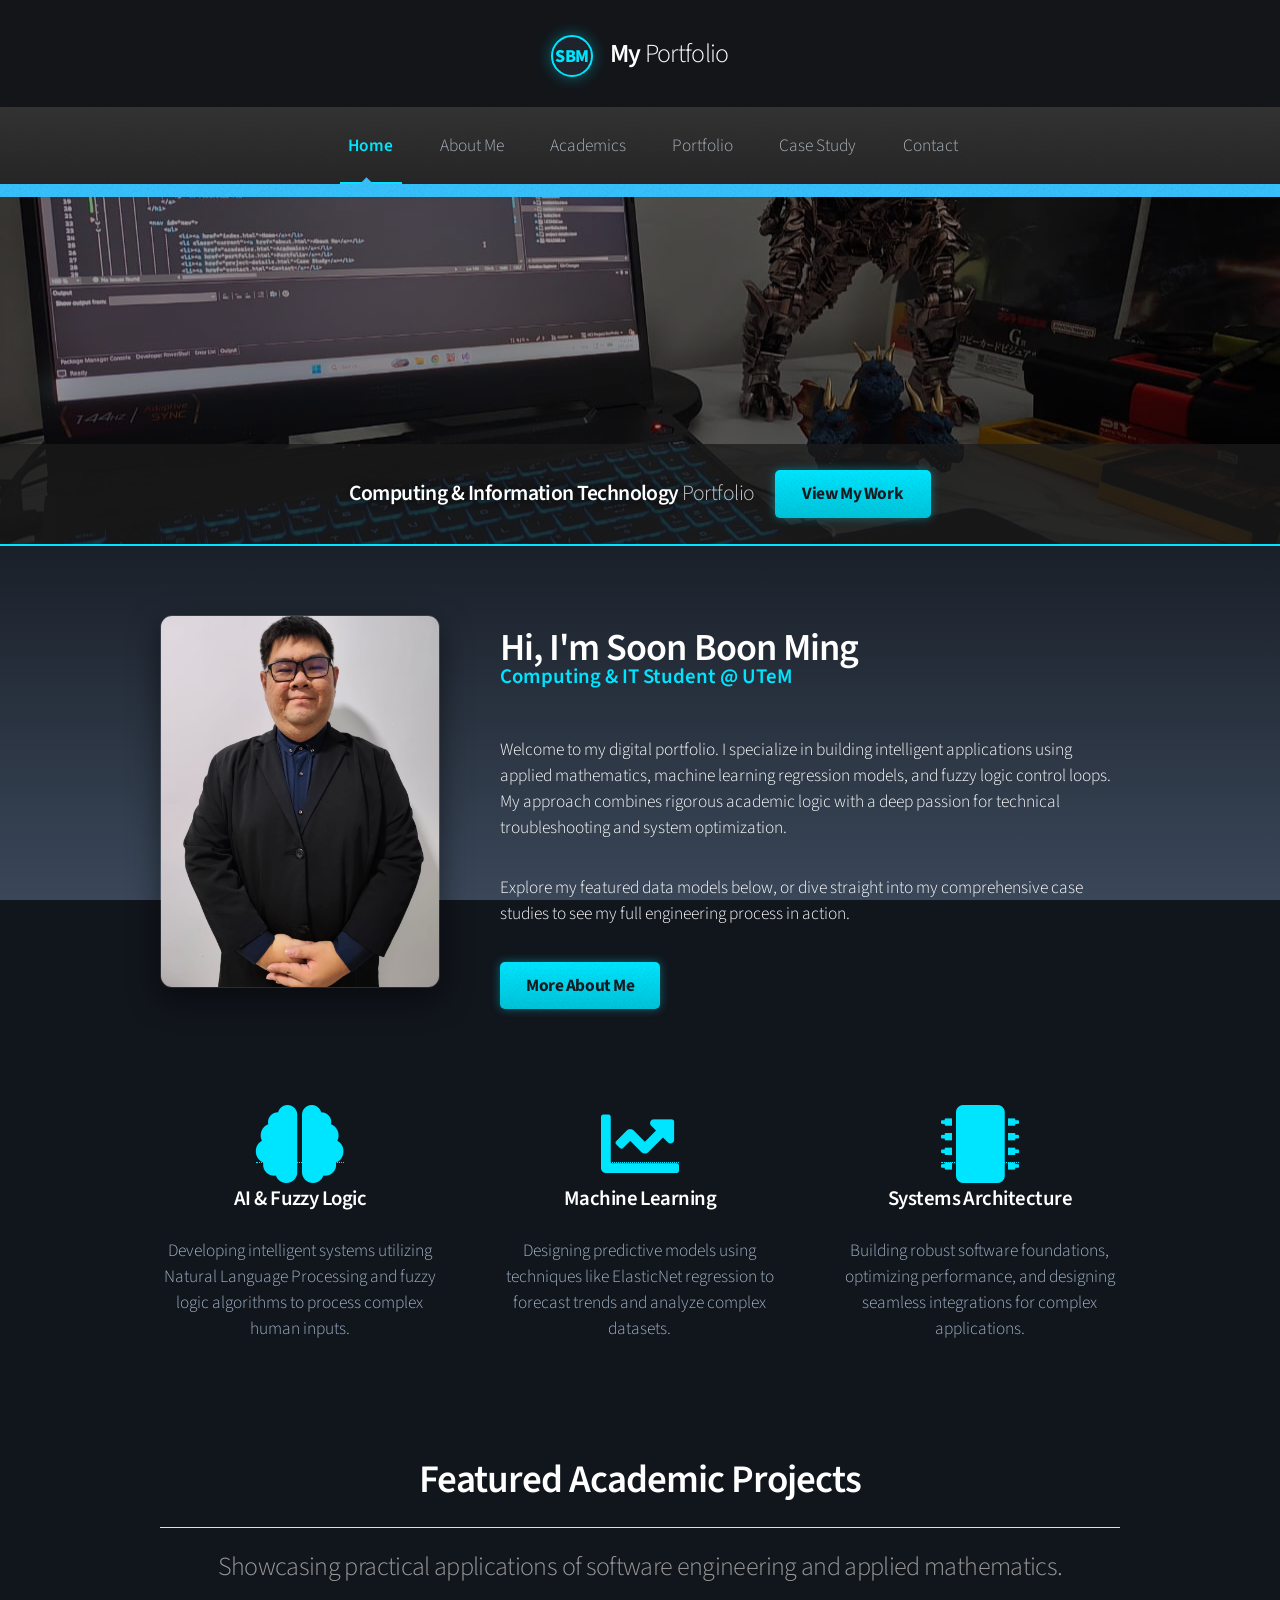
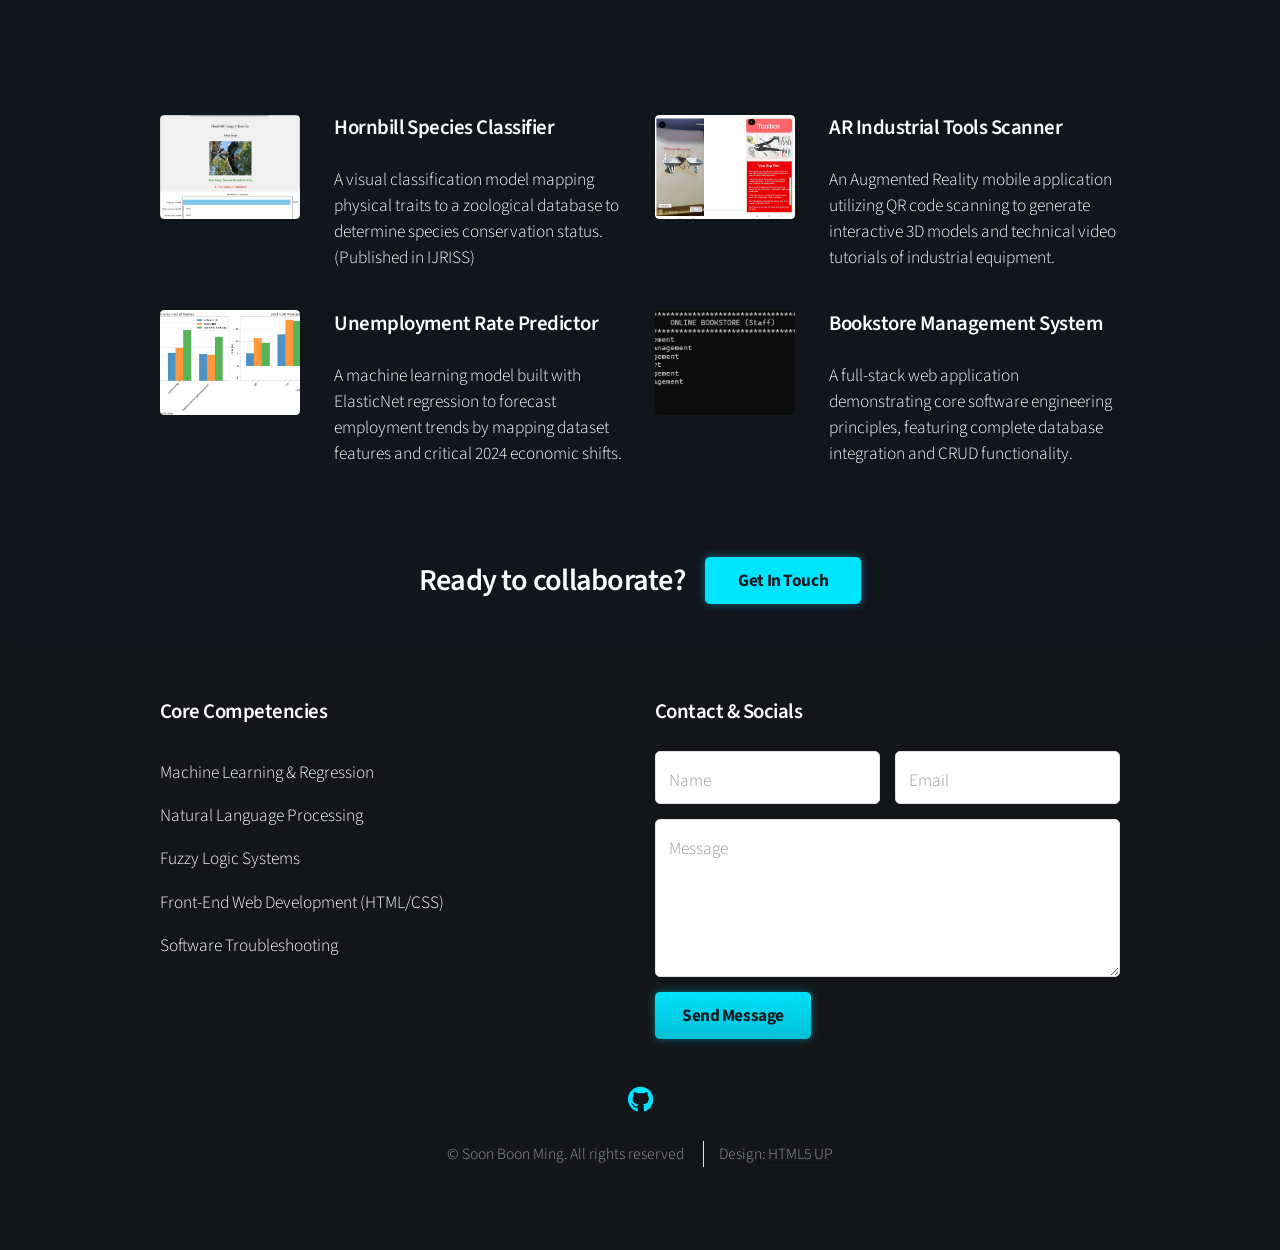
<file: index.html>
<!DOCTYPE HTML>
<html>
<head>
	<title>My Portfolio | Computing & IT</title>
	<meta charset="utf-8" />
	<meta name="viewport" content="width=device-width, initial-scale=1, user-scalable=no" />
	<link rel="stylesheet" href="assets/css/main.css" />
</head>
<body class="is-preload">
	<div id="page-wrapper">

		<div id="header">

			<h1>
				<a href="index.html" id="logo">
					<span class="logo-badge">SBM</span>
					My <em>Portfolio</em>
				</a>
			</h1>

			<nav id="nav">
				<ul>
					<li class="current"><a href="index.html">Home</a></li>
					<li><a href="about.html">About Me</a></li>
					<li><a href="academics.html">Academics</a></li>
					<li><a href="portfolio.html">Portfolio</a></li>
					<li><a href="project-details.html">Case Study</a></li>
					<li><a href="contact.html">Contact</a></li>
				</ul>
			</nav>

		</div>

		<section id="banner">
			<header>
				<h2 style="color: #ffffff; text-shadow: 0 0 10px rgba(0,0,0,0.8);">Computing & Information Technology <em>Portfolio</em></h2>
				<a href="portfolio.html" class="button" style="box-shadow: 0 0 15px rgba(0, 229, 255, 0.4);">View My Work</a>
			</header>
		</section>

		<section class="wrapper style1" style="padding: 4em 0 2em 0;">
			<div class="container">
				<div class="row gtr-200">

					<div class="col-4 col-12-narrower">
						<div style="text-align: center;">
							<img src="images/selfie.jpg" alt="My Profile Picture" style="width: 100%; max-width: 280px; border-radius: 12px; box-shadow: 0 10px 30px rgba(0,0,0,0.5); border: 1px solid rgba(255,255,255,0.1);" />
						</div>
					</div>

					<div class="col-8 col-12-narrower">
						<header style="margin-bottom: 1.5em;">
							<h2 style="font-size: 2.2em; margin-bottom: 0.2em;">Hi, I'm Soon Boon Ming</h2>
							<p style="color: #00E5FF; font-size: 1.2em; font-weight: 600;">Computing & IT Student @ UTeM</p>
						</header>
						<p>Welcome to my digital portfolio. I specialize in building intelligent applications using applied mathematics, machine learning regression models, and fuzzy logic control loops. My approach combines rigorous academic logic with a deep passion for technical troubleshooting and system optimization.</p>
						<p>Explore my featured data models below, or dive straight into my comprehensive case studies to see my full engineering process in action.</p>
						<ul class="actions">
							<li><a href="about.html" class="button alt">More About Me</a></li>
						</ul>
					</div>

				</div>
			</div>
		</section>

		<section class="wrapper style1">
			<div class="container">
				<div class="row gtr-200">
					<section class="col-4 col-12-narrower">
						<div class="box highlight">
							<a href="project-details.html" class="icon solid fa-brain"><span class="label">AI</span></a>
							<h3>AI & Fuzzy Logic</h3>
							<p>Developing intelligent systems utilizing Natural Language Processing and fuzzy logic algorithms to process complex human inputs.</p>
						</div>
					</section>
					<section class="col-4 col-12-narrower">
						<div class="box highlight">
							<a href="portfolio.html" class="icon solid fa-chart-line"><span class="label">Data</span></a>
							<h3>Machine Learning</h3>
							<p>Designing predictive models using techniques like ElasticNet regression to forecast trends and analyze complex datasets.</p>
						</div>
					</section>
					<section class="col-4 col-12-narrower">
						<div class="box highlight">
							<a href="academics.html" class="icon solid fa-microchip"><span class="label">Systems</span></a>
							<h3>Systems Architecture</h3>
							<p>Building robust software foundations, optimizing performance, and designing seamless integrations for complex applications.</p>
						</div>
					</section>
				</div>
			</div>
		</section>

		<section class="wrapper style2">
			<div class="container">
				<header class="major">
					<h2>Featured Academic Projects</h2>
					<p>Showcasing practical applications of software engineering and applied mathematics.</p>
				</header>
			</div>
		</section>

		<section class="wrapper style1">
			<div class="container">
				<div class="row">
					<section class="col-6 col-12-narrower">
						<div class="box post">
							<a href="project-details.html" class="image left"><img src="images/pic01.jpg" alt="Hornbill AI Interface" /></a>
							<div class="inner">
								<h3>Hornbill Species Classifier</h3>
								<p>A visual classification model mapping physical traits to a zoological database to determine species conservation status. (Published in IJRISS)</p>
							</div>
						</div>
					</section>
					<section class="col-6 col-12-narrower">
						<div class="box post">
							<a href="portfolio.html" class="image left"><img src="images/pic02.jpg" alt="AR App Interface" /></a>
							<div class="inner">
								<h3>AR Industrial Tools Scanner</h3>
								<p>An Augmented Reality mobile application utilizing QR code scanning to generate interactive 3D models and technical video tutorials of industrial equipment.</p>
							</div>
						</div>
					</section>
				</div>
				<div class="row">
					<section class="col-6 col-12-narrower">
						<div class="box post">
							<a href="portfolio.html" class="image left"><img src="images/pic03.jpg" alt="Data Regression Graph" /></a>
							<div class="inner">
								<h3>Unemployment Rate Predictor</h3>
								<p>A machine learning model built with ElasticNet regression to forecast employment trends by mapping dataset features and critical 2024 economic shifts.</p>
							</div>
						</div>
					</section>
					<section class="col-6 col-12-narrower">
						<div class="box post">
							<a href="portfolio.html" class="image left"><img src="images/pic04.jpg" alt="Bookstore UI" /></a>
							<div class="inner">
								<h3>Bookstore Management System</h3>
								<p>A full-stack web application demonstrating core software engineering principles, featuring complete database integration and CRUD functionality.</p>
							</div>
						</div>
					</section>
				</div>
			</div>
		</section>

		<section id="cta" class="wrapper style3">
			<div class="container">
				<header>
					<h2>Ready to collaborate?</h2>
					<a href="contact.html" class="button">Get In Touch</a>
				</header>
			</div>
		</section>

		<div id="footer">
			<div class="container">
				<div class="row">
					<section class="col-6 col-12-narrower">
						<h3>Core Competencies</h3>
						<ul class="links">
							<li>Machine Learning & Regression</li>
							<li>Natural Language Processing</li>
							<li>Fuzzy Logic Systems</li>
							<li>Front-End Web Development (HTML/CSS)</li>
							<li>Software Troubleshooting</li>
						</ul>
					</section>
					<section class="col-6 col-12-narrower">
						<h3>Contact & Socials</h3>
						<form action="https://formspree.io/f/xlgkkjrn" method="POST">
							<div class="row gtr-50">
								<div class="col-6 col-12-mobilep">
									<input type="text" name="name" id="name" placeholder="Name" />
								</div>
								<div class="col-6 col-12-mobilep">
									<input type="email" name="email" id="email" placeholder="Email" />
								</div>
								<div class="col-12">
									<textarea name="message" id="message" placeholder="Message" rows="5"></textarea>
								</div>
								<div class="col-12">
									<ul class="actions">
										<li><input type="submit" class="button alt" value="Send Message" /></li>
									</ul>
								</div>
							</div>
						</form>
					</section>
				</div>
			</div>

			<ul class="icons">
				<li><a href="https://github.com/Dragoonjack" target="_blank" class="icon brands fa-github"><span class="label">GitHub</span></a></li>
			</ul>

			<div class="copyright">
				<ul class="menu">
					<li>&copy; Soon Boon Ming. All rights reserved</li>
					<li>Design: <a href="http://html5up.net">HTML5 UP</a></li>
				</ul>
			</div>

		</div>

	</div>

	<a href="#page-wrapper" class="back-to-top" title="Back to Top">
		<i class="icon solid fa-arrow-up"></i>
	</a>

	<script src="assets/js/jquery.min.js"></script>
	<script src="assets/js/jquery.dropotron.min.js"></script>
	<script src="assets/js/browser.min.js"></script>
	<script src="assets/js/breakpoints.min.js"></script>
	<script src="assets/js/util.js"></script>
	<script src="assets/js/main.js"></script>

</body>
</html>
</file>
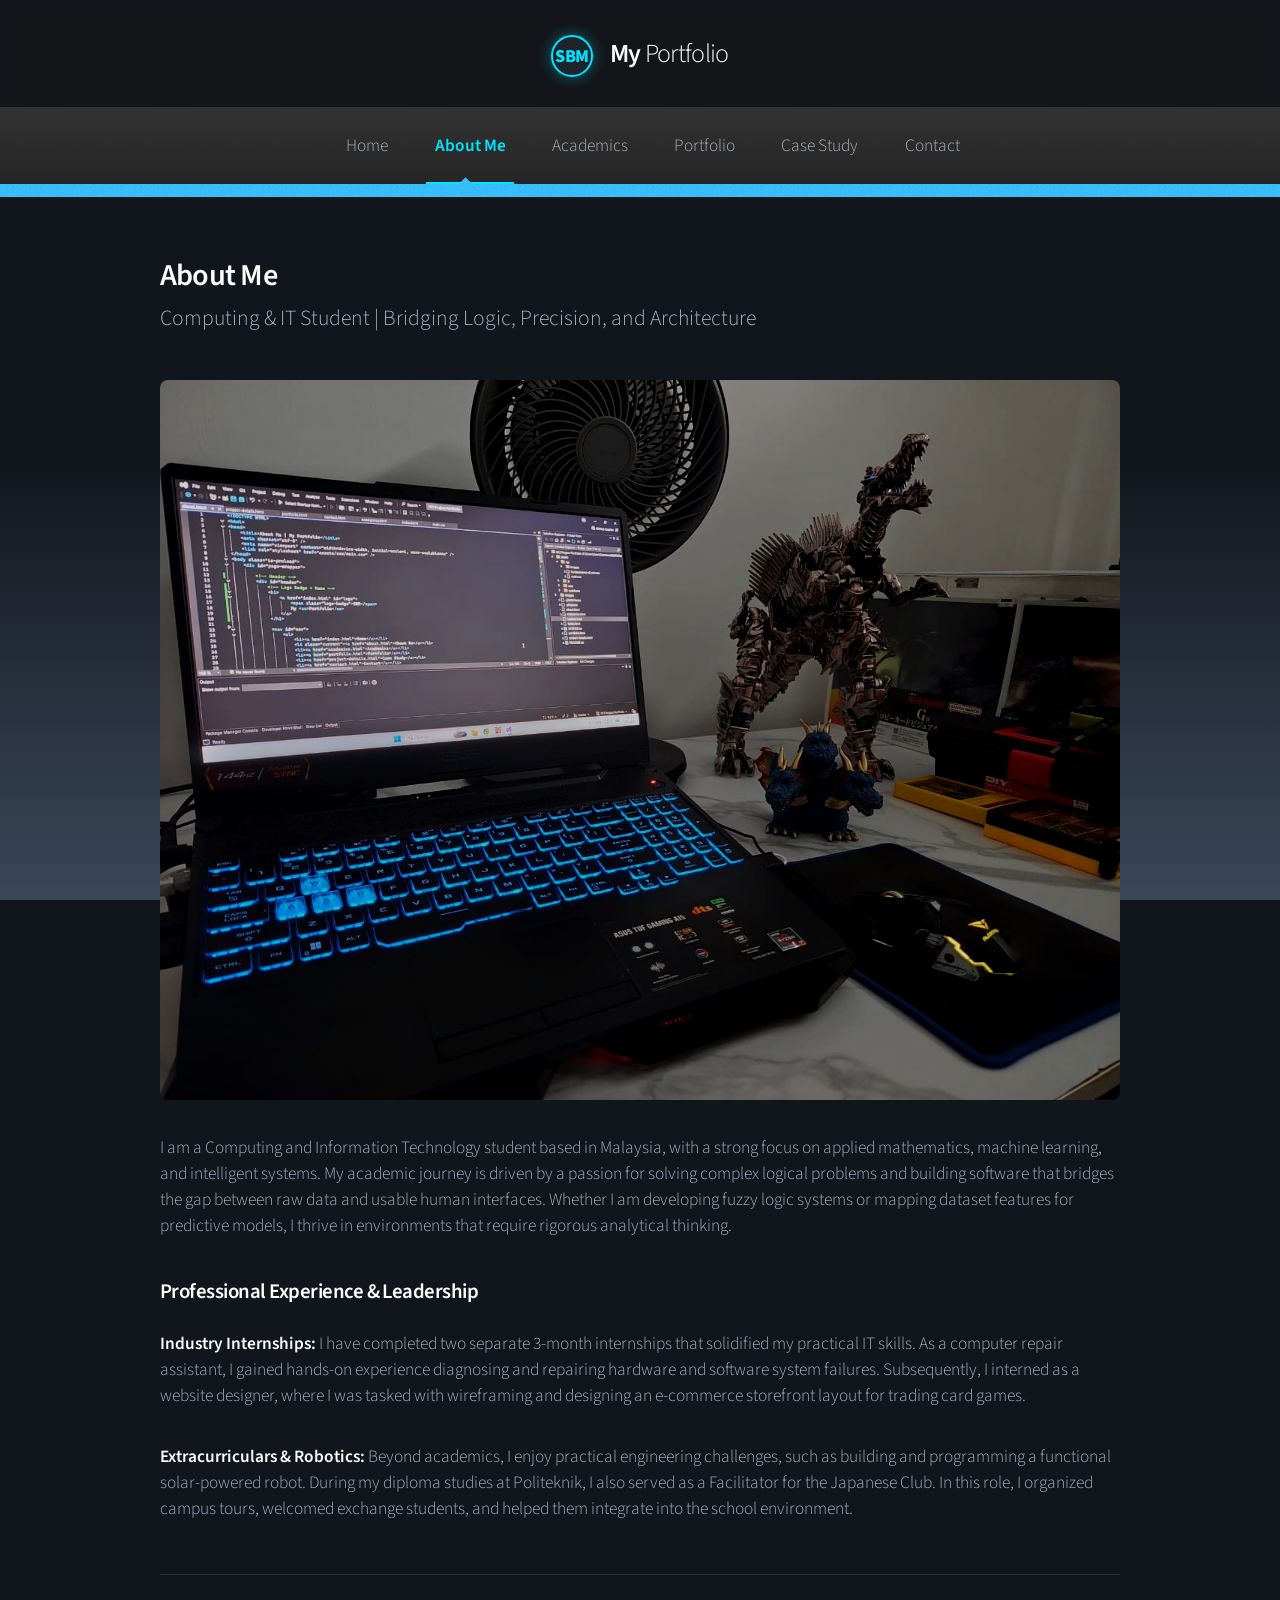
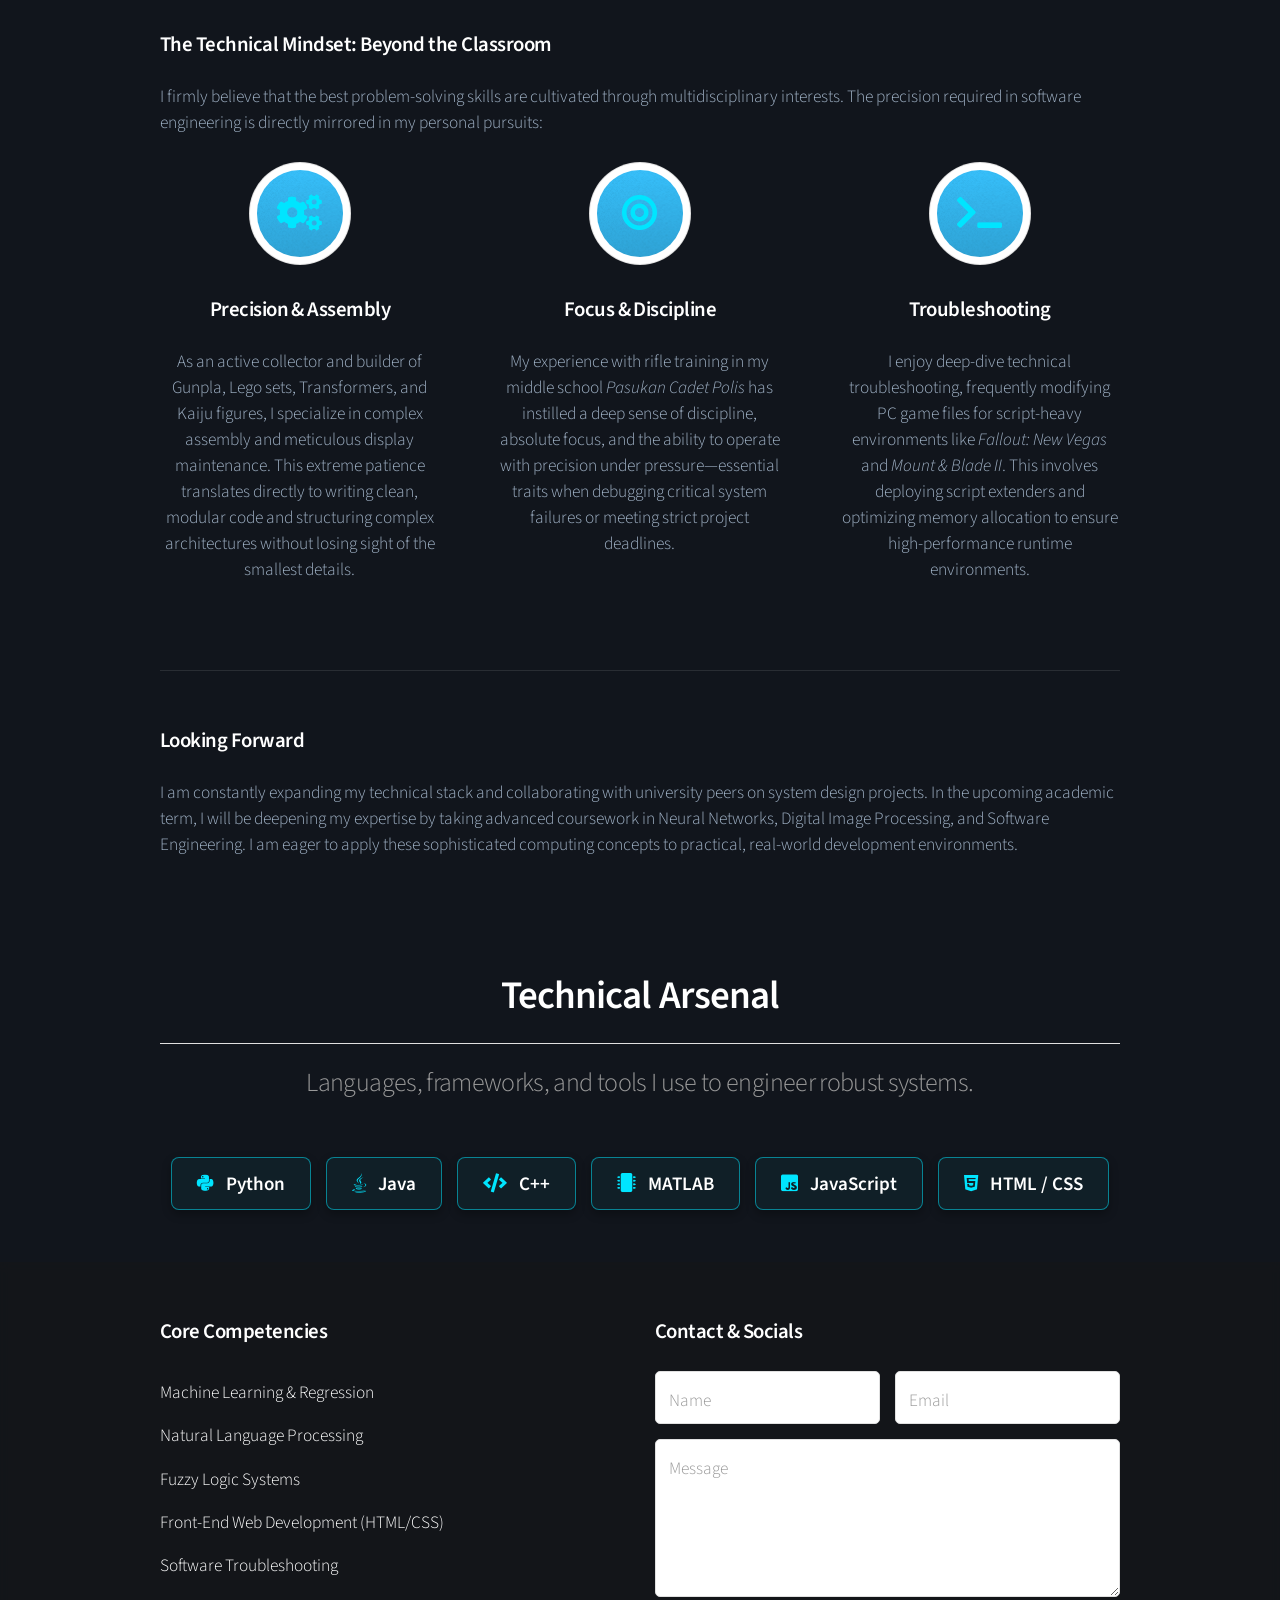
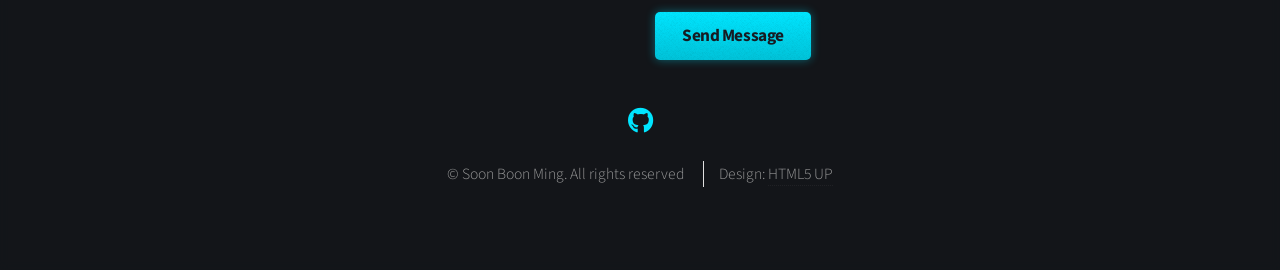
<file: about.html>
<!DOCTYPE HTML>
<html>
<head>
	<title>About Me | My Portfolio</title>
	<meta charset="utf-8" />
	<meta name="viewport" content="width=device-width, initial-scale=1, user-scalable=no" />
	<link rel="stylesheet" href="assets/css/main.css" />
</head>
<body class="is-preload">
	<div id="page-wrapper">

		<div id="header">
			<h1>
				<a href="index.html" id="logo">
					<span class="logo-badge">SBM</span>
					My <em>Portfolio</em>
				</a>
			</h1>

			<nav id="nav">
				<ul>
					<li><a href="index.html">Home</a></li>
					<li class="current"><a href="about.html">About Me</a></li>
					<li><a href="academics.html">Academics</a></li>
					<li><a href="portfolio.html">Portfolio</a></li>
					<li><a href="project-details.html">Case Study</a></li>
					<li><a href="contact.html">Contact</a></li>
				</ul>
			</nav>

		</div>

		<section class="wrapper style1">
			<div class="container">
				<div id="content">

					<article>
						<header style="margin-bottom: 2em;">
							<h2>About Me</h2>
							<p>Computing & IT Student | Bridging Logic, Precision, and Architecture</p>
						</header>

						<span class="image featured"><img src="images/workspace.webp" alt="My workspace and display setup" style="filter: brightness(0.8) contrast(1.1); border-radius: 8px;" /></span>

						<p>I am a Computing and Information Technology student based in Malaysia, with a strong focus on applied mathematics, machine learning, and intelligent systems. My academic journey is driven by a passion for solving complex logical problems and building software that bridges the gap between raw data and usable human interfaces. Whether I am developing fuzzy logic systems or mapping dataset features for predictive models, I thrive in environments that require rigorous analytical thinking.</p>

						<h3>Professional Experience & Leadership</h3>

						<p><strong>Industry Internships:</strong> I have completed two separate 3-month internships that solidified my practical IT skills. As a computer repair assistant, I gained hands-on experience diagnosing and repairing hardware and software system failures. Subsequently, I interned as a website designer, where I was tasked with wireframing and designing an e-commerce storefront layout for trading card games.</p>

						<p><strong>Extracurriculars & Robotics:</strong> Beyond academics, I enjoy practical engineering challenges, such as building and programming a functional solar-powered robot. During my diploma studies at Politeknik, I also served as a Facilitator for the Japanese Club. In this role, I organized campus tours, welcomed exchange students, and helped them integrate into the school environment.</p>

						<div style="clear: both;"></div>
						<hr style="border: 0; border-top: 1px solid rgba(255,255,255,0.1); margin: 3em 0;" />

						<h3>The Technical Mindset: Beyond the Classroom</h3>
						<p>I firmly believe that the best problem-solving skills are cultivated through multidisciplinary interests. The precision required in software engineering is directly mirrored in my personal pursuits:</p>

						<div class="row gtr-200">
							<section class="col-4 col-12-narrower">
								<div class="box highlight">
									<i class="icon solid major fa-cogs"></i>
									<h3>Precision & Assembly</h3>
									<p>As an active collector and builder of Gunpla, Lego sets, Transformers, and Kaiju figures, I specialize in complex assembly and meticulous display maintenance. This extreme patience translates directly to writing clean, modular code and structuring complex architectures without losing sight of the smallest details.</p>
								</div>
							</section>
							<section class="col-4 col-12-narrower">
								<div class="box highlight">
									<i class="icon solid major fa-bullseye"></i>
									<h3>Focus & Discipline</h3>
									<p>My experience with rifle training in my middle school <em>Pasukan Cadet Polis</em> has instilled a deep sense of discipline, absolute focus, and the ability to operate with precision under pressure—essential traits when debugging critical system failures or meeting strict project deadlines.</p>
								</div>
							</section>
							<section class="col-4 col-12-narrower">
								<div class="box highlight">
									<i class="icon solid major fa-terminal"></i>
									<h3>Troubleshooting</h3>
									<p>I enjoy deep-dive technical troubleshooting, frequently modifying PC game files for script-heavy environments like <em>Fallout: New Vegas</em> and <em>Mount & Blade II</em>. This involves deploying script extenders and optimizing memory allocation to ensure high-performance runtime environments.</p>
								</div>
							</section>
						</div>

						<hr style="border: 0; border-top: 1px solid rgba(255,255,255,0.1); margin: 3em 0;" />

						<h3>Looking Forward</h3>
						<p>I am constantly expanding my technical stack and collaborating with university peers on system design projects. In the upcoming academic term, I will be deepening my expertise by taking advanced coursework in Neural Networks, Digital Image Processing, and Software Engineering. I am eager to apply these sophisticated computing concepts to practical, real-world development environments.</p>
					</article>

				</div>
			</div>
		</section>

		<section class="wrapper style2">
			<div class="container">
				<header class="major">
					<h2>Technical Arsenal</h2>
					<p>Languages, frameworks, and tools I use to engineer robust systems.</p>
				</header>

				<div class="row">
					<div class="col-12">
						<ul style="list-style: none; padding: 0; display: flex; flex-wrap: wrap; justify-content: center; gap: 15px;">

							<li style="background: rgba(0, 229, 255, 0.05); border: 1px solid rgba(0, 229, 255, 0.5); padding: 12px 25px; border-radius: 8px; font-weight: 600; font-size: 1.1em; color: #fff; box-shadow: 0 4px 10px rgba(0,0,0,0.3);">
								<i class="icon brands fa-python" style="color: #00E5FF; margin-right: 8px;"></i> Python
							</li>

							<li style="background: rgba(0, 229, 255, 0.05); border: 1px solid rgba(0, 229, 255, 0.5); padding: 12px 25px; border-radius: 8px; font-weight: 600; font-size: 1.1em; color: #fff; box-shadow: 0 4px 10px rgba(0,0,0,0.3);">
								<i class="icon brands fa-java" style="color: #00E5FF; margin-right: 8px;"></i> Java
							</li>

							<li style="background: rgba(0, 229, 255, 0.05); border: 1px solid rgba(0, 229, 255, 0.5); padding: 12px 25px; border-radius: 8px; font-weight: 600; font-size: 1.1em; color: #fff; box-shadow: 0 4px 10px rgba(0,0,0,0.3);">
								<i class="icon solid fa-code" style="color: #00E5FF; margin-right: 8px;"></i> C++
							</li>

							<li style="background: rgba(0, 229, 255, 0.05); border: 1px solid rgba(0, 229, 255, 0.5); padding: 12px 25px; border-radius: 8px; font-weight: 600; font-size: 1.1em; color: #fff; box-shadow: 0 4px 10px rgba(0,0,0,0.3);">
								<i class="icon solid fa-microchip" style="color: #00E5FF; margin-right: 8px;"></i> MATLAB
							</li>

							<li style="background: rgba(0, 229, 255, 0.05); border: 1px solid rgba(0, 229, 255, 0.5); padding: 12px 25px; border-radius: 8px; font-weight: 600; font-size: 1.1em; color: #fff; box-shadow: 0 4px 10px rgba(0,0,0,0.3);">
								<i class="icon brands fa-js-square" style="color: #00E5FF; margin-right: 8px;"></i> JavaScript
							</li>

							<li style="background: rgba(0, 229, 255, 0.05); border: 1px solid rgba(0, 229, 255, 0.5); padding: 12px 25px; border-radius: 8px; font-weight: 600; font-size: 1.1em; color: #fff; box-shadow: 0 4px 10px rgba(0,0,0,0.3);">
								<i class="icon brands fa-html5" style="color: #00E5FF; margin-right: 8px;"></i> HTML / CSS
							</li>

						</ul>
					</div>
				</div>
			</div>
		</section>

		<div id="footer">
			<div class="container">
				<div class="row">
					<section class="col-6 col-12-narrower">
						<h3>Core Competencies</h3>
						<ul class="links">
							<li>Machine Learning & Regression</li>
							<li>Natural Language Processing</li>
							<li>Fuzzy Logic Systems</li>
							<li>Front-End Web Development (HTML/CSS)</li>
							<li>Software Troubleshooting</li>
						</ul>
					</section>
					<section class="col-6 col-12-narrower">
						<h3>Contact & Socials</h3>
						<form action="https://formspree.io/f/xlgkkjrn" method="POST">
							<div class="row gtr-50">
								<div class="col-6 col-12-mobilep">
									<input type="text" name="name" id="name" placeholder="Name" required />
								</div>
								<div class="col-6 col-12-mobilep">
									<input type="email" name="email" id="email" placeholder="Email" required />
								</div>
								<div class="col-12">
									<textarea name="message" id="message" placeholder="Message" rows="5" required></textarea>
								</div>
								<div class="col-12">
									<ul class="actions">
										<li><input type="submit" class="button alt" value="Send Message" /></li>
									</ul>
								</div>
							</div>
						</form>
					</section>
				</div>
			</div>

			<ul class="icons">
				<li><a href="https://github.com/Dragoonjack" target="_blank" class="icon brands fa-github"><span class="label">GitHub</span></a></li>
			</ul>

			<div class="copyright">
				<ul class="menu">
					<li>&copy; Soon Boon Ming. All rights reserved</li>
					<li>Design: <a href="http://html5up.net">HTML5 UP</a></li>
				</ul>
			</div>

		</div>

	</div>

	<a href="#page-wrapper" class="back-to-top" title="Back to Top">
		<i class="icon solid fa-arrow-up"></i>
	</a>

	<script src="assets/js/jquery.min.js"></script>
	<script src="assets/js/jquery.dropotron.min.js"></script>
	<script src="assets/js/browser.min.js"></script>
	<script src="assets/js/breakpoints.min.js"></script>
	<script src="assets/js/util.js"></script>
	<script src="assets/js/main.js"></script>

</body>
</html>
</file>
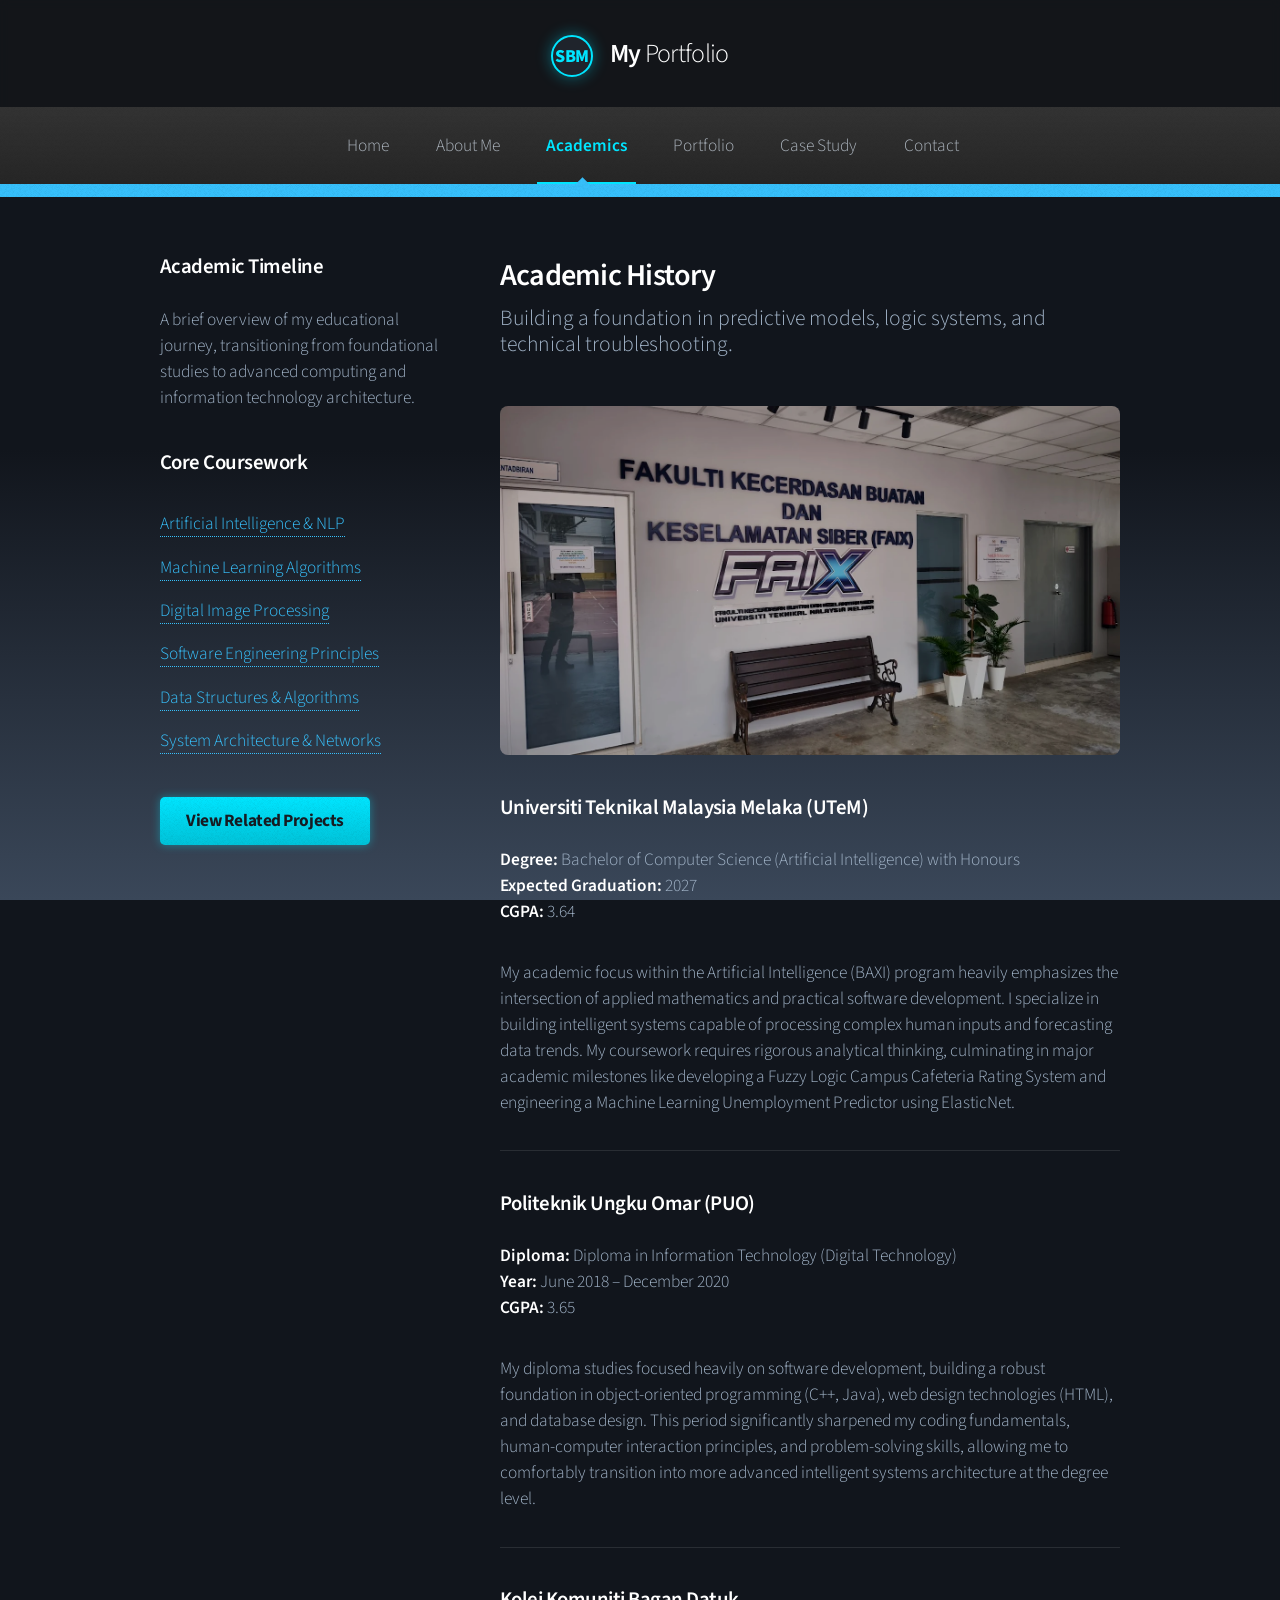
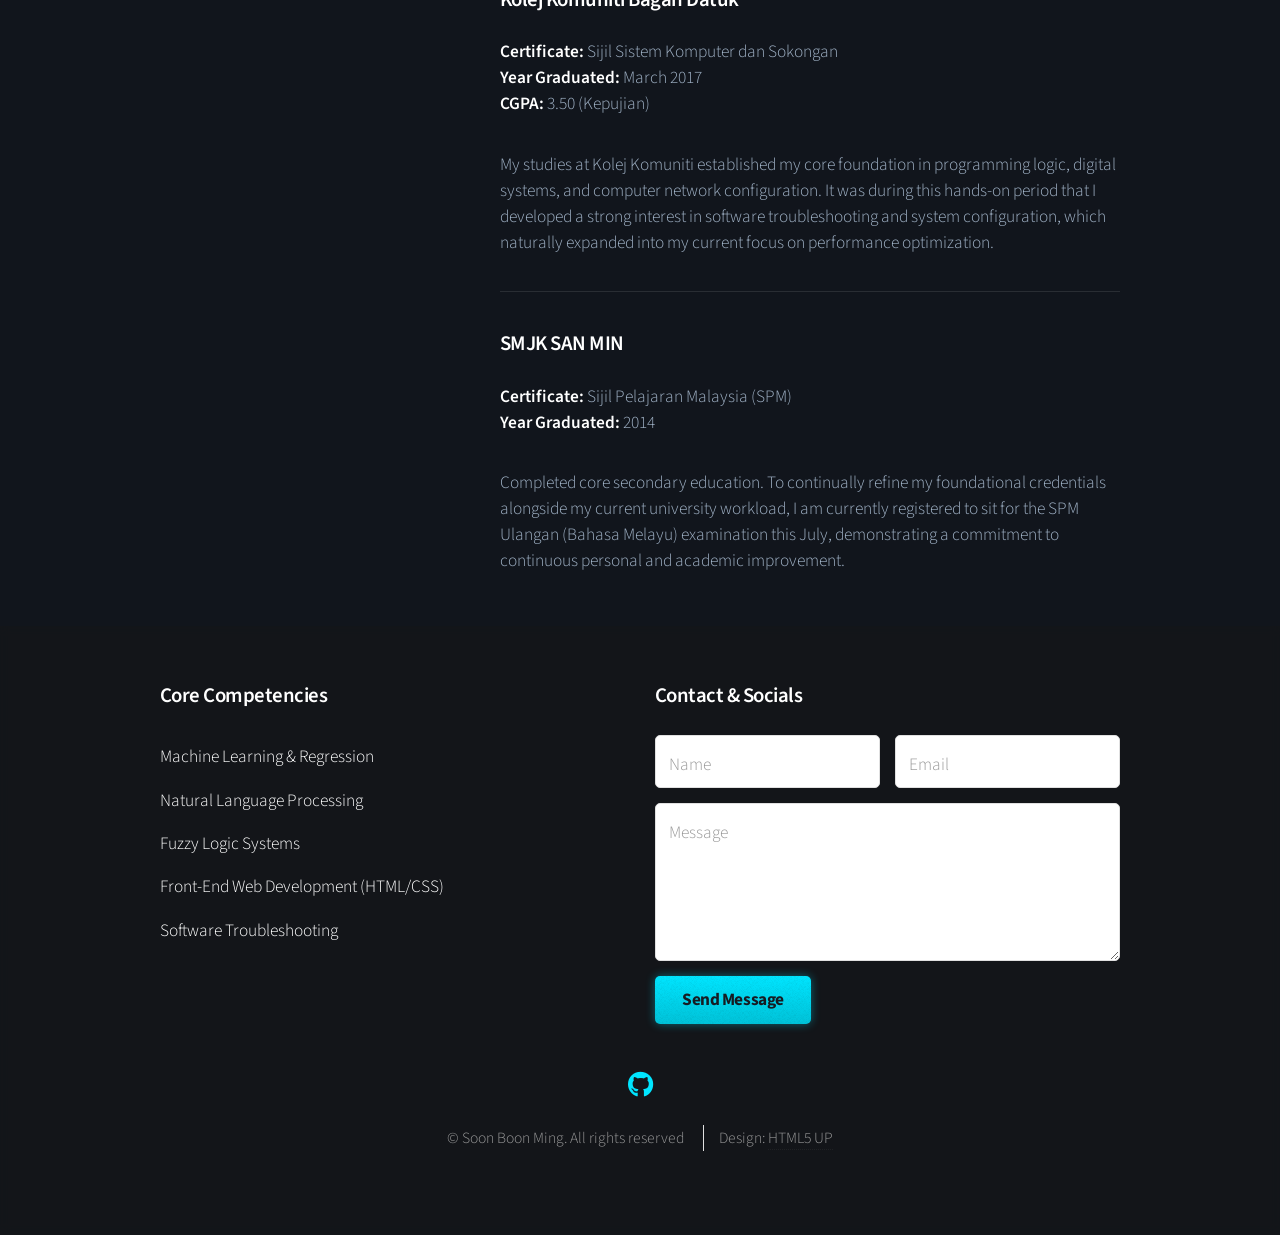
<file: academics.html>
<!DOCTYPE HTML>
<html>
<head>
	<title>Academic History | My Portfolio</title>
	<meta charset="utf-8" />
	<meta name="viewport" content="width=device-width, initial-scale=1, user-scalable=no" />
	<link rel="stylesheet" href="assets/css/main.css" />
</head>
<body class="is-preload">
	<div id="page-wrapper">

		<div id="header">

			<h1>
				<a href="index.html" id="logo">
					<span class="logo-badge">SBM</span>
					My <em>Portfolio</em>
				</a>
			</h1>

			<nav id="nav">
				<ul>
					<li><a href="index.html">Home</a></li>
					<li><a href="about.html">About Me</a></li>
					<li class="current"><a href="academics.html">Academics</a></li>
					<li><a href="portfolio.html">Portfolio</a></li>
					<li><a href="project-details.html">Case Study</a></li>
					<li><a href="contact.html">Contact</a></li>
				</ul>
			</nav>

		</div>

		<section class="wrapper style1">
			<div class="container">
				<div class="row gtr-200">

					<div class="col-4 col-12-narrower">
						<div id="sidebar">

							<section>
								<h3>Academic Timeline</h3>
								<p>A brief overview of my educational journey, transitioning from foundational studies to advanced computing and information technology architecture.</p>
							</section>

							<section>
								<h3>Core Coursework</h3>
								<ul class="links">
									<li><a href="project-details.html">Artificial Intelligence & NLP</a></li>
									<li><a href="portfolio.html">Machine Learning Algorithms</a></li>
									<li><a href="portfolio.html">Digital Image Processing</a></li>
									<li><a href="portfolio.html">Software Engineering Principles</a></li>
									<li><a href="portfolio.html">Data Structures & Algorithms</a></li>
									<li><a href="portfolio.html">System Architecture & Networks</a></li>
								</ul>
								<footer>
									<a href="portfolio.html" class="button">View Related Projects</a>
								</footer>
							</section>

						</div>
					</div>

					<div class="col-8 col-12-narrower imp-narrower">
						<div id="content">

							<article>
								<header>
									<h2>Academic History</h2>
									<p>Building a foundation in predictive models, logic systems, and technical troubleshooting.</p>
								</header>

								<span class="image featured"><img src="images/Faix.webp" alt="UTeM FAIX Faculty" style="filter: brightness(0.7) contrast(1.1); border-radius: 8px;" /></span>

								<h3>Universiti Teknikal Malaysia Melaka (UTeM)</h3>
								<p>
									<strong>Degree:</strong> Bachelor of Computer Science (Artificial Intelligence) with Honours<br>
									<strong>Expected Graduation:</strong> 2027<br>
									<strong>CGPA:</strong> 3.64
								</p>
								<p>My academic focus within the Artificial Intelligence (BAXI) program heavily emphasizes the intersection of applied mathematics and practical software development. I specialize in building intelligent systems capable of processing complex human inputs and forecasting data trends. My coursework requires rigorous analytical thinking, culminating in major academic milestones like developing a Fuzzy Logic Campus Cafeteria Rating System and engineering a Machine Learning Unemployment Predictor using ElasticNet.</p>

								<hr style="border: 0; border-top: 1px solid rgba(255,255,255,0.1); margin: 2em 0;" />

								<h3>Politeknik Ungku Omar (PUO)</h3>
								<p>
									<strong>Diploma:</strong> Diploma in Information Technology (Digital Technology)<br>
									<strong>Year:</strong> June 2018 &ndash; December 2020<br>
									<strong>CGPA:</strong> 3.65
								</p>

								<p>My diploma studies focused heavily on software development, building a robust foundation in object-oriented programming (C++, Java), web design technologies (HTML), and database design. This period significantly sharpened my coding fundamentals, human-computer interaction principles, and problem-solving skills, allowing me to comfortably transition into more advanced intelligent systems architecture at the degree level.</p>

								<hr style="border: 0; border-top: 1px solid rgba(255,255,255,0.1); margin: 2em 0;" />

								<h3>Kolej Komuniti Bagan Datuk</h3>
								<p>
									<strong>Certificate:</strong> Sijil Sistem Komputer dan Sokongan<br>
									<strong>Year Graduated:</strong> March 2017<br>
									<strong>CGPA:</strong> 3.50 (Kepujian)
								</p>

								<p>My studies at Kolej Komuniti established my core foundation in programming logic, digital systems, and computer network configuration. It was during this hands-on period that I developed a strong interest in software troubleshooting and system configuration, which naturally expanded into my current focus on performance optimization.</p>

								<hr style="border: 0; border-top: 1px solid rgba(255,255,255,0.1); margin: 2em 0;" />

								<h3>SMJK SAN MIN</h3>
								<p>
									<strong>Certificate:</strong> Sijil Pelajaran Malaysia (SPM)<br>
									<strong>Year Graduated:</strong> 2014
								</p>

								<p>Completed core secondary education. To continually refine my foundational credentials alongside my current university workload, I am currently registered to sit for the SPM Ulangan (Bahasa Melayu) examination this July, demonstrating a commitment to continuous personal and academic improvement.</p>
							</article>

						</div>
					</div>
				</div>
			</div>
		</section>

		<div id="footer">
			<div class="container">
				<div class="row">
					<section class="col-6 col-12-narrower">
						<h3>Core Competencies</h3>
						<ul class="links">
							<li>Machine Learning & Regression</li>
							<li>Natural Language Processing</li>
							<li>Fuzzy Logic Systems</li>
							<li>Front-End Web Development (HTML/CSS)</li>
							<li>Software Troubleshooting</li>
						</ul>
					</section>
					<section class="col-6 col-12-narrower">
						<h3>Contact & Socials</h3>
						<form action="https://formspree.io/f/xlgkkjrn" method="POST">
							<div class="row gtr-50">
								<div class="col-6 col-12-mobilep">
									<input type="text" name="name" id="name" placeholder="Name" />
								</div>
								<div class="col-6 col-12-mobilep">
									<input type="email" name="email" id="email" placeholder="Email" />
								</div>
								<div class="col-12">
									<textarea name="message" id="message" placeholder="Message" rows="5"></textarea>
								</div>
								<div class="col-12">
									<ul class="actions">
										<li><input type="submit" class="button alt" value="Send Message" /></li>
									</ul>
								</div>
							</div>
						</form>
					</section>
				</div>
			</div>

			<ul class="icons">
				<li><a href="https://github.com/Dragoonjack" target="_blank" class="icon brands fa-github"><span class="label">GitHub</span></a></li>
			</ul>

			<div class="copyright">
				<ul class="menu">
					<li>&copy; Soon Boon Ming. All rights reserved</li>
					<li>Design: <a href="http://html5up.net">HTML5 UP</a></li>
				</ul>
			</div>

		</div>

	</div>

	<a href="#page-wrapper" class="back-to-top" title="Back to Top">
		<i class="icon solid fa-arrow-up"></i>
	</a>

	<script src="assets/js/jquery.min.js"></script>
	<script src="assets/js/jquery.dropotron.min.js"></script>
	<script src="assets/js/browser.min.js"></script>
	<script src="assets/js/breakpoints.min.js"></script>
	<script src="assets/js/util.js"></script>
	<script src="assets/js/main.js"></script>

</body>
</html>
</file>
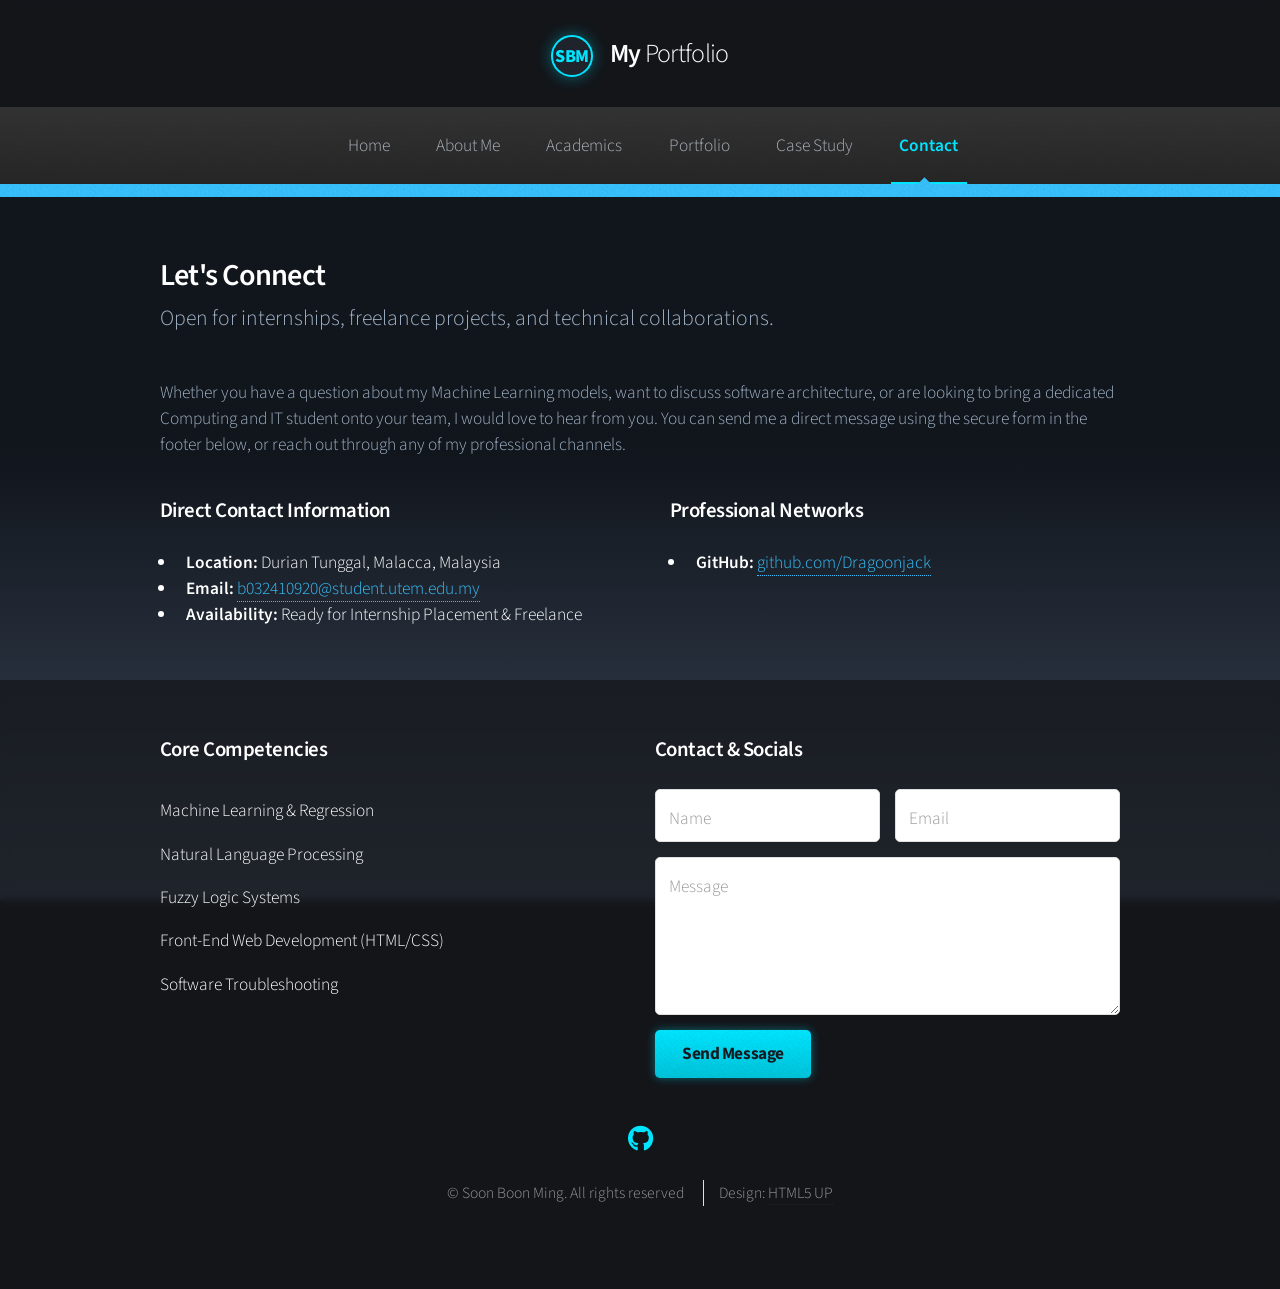
<file: contact.html>
<!DOCTYPE HTML>
<html>
<head>
	<title>Contact | My Portfolio</title>
	<meta charset="utf-8" />
	<meta name="viewport" content="width=device-width, initial-scale=1, user-scalable=no" />
	<link rel="stylesheet" href="assets/css/main.css" />
</head>
<body class="is-preload">
	<div id="page-wrapper">

		<div id="header">

			<h1>
				<a href="index.html" id="logo">
					<span class="logo-badge">SBM</span>
					My <em>Portfolio</em>
				</a>
			</h1>

			<nav id="nav">
				<ul>
					<li><a href="index.html">Home</a></li>
					<li><a href="about.html">About Me</a></li>
					<li><a href="academics.html">Academics</a></li>
					<li><a href="portfolio.html">Portfolio</a></li>
					<li><a href="project-details.html">Case Study</a></li>
					<li class="current"><a href="contact.html">Contact</a></li>
				</ul>
			</nav>

		</div>

		<section class="wrapper style1">
			<div class="container">
				<div id="content">

					<article>
						<header>
							<h2>Let's Connect</h2>
							<p>Open for internships, freelance projects, and technical collaborations.</p>
						</header>

						<p>Whether you have a question about my Machine Learning models, want to discuss software architecture, or are looking to bring a dedicated Computing and IT student onto your team, I would love to hear from you. You can send me a direct message using the secure form in the footer below, or reach out through any of my professional channels.</p>

						<div class="row gtr-200">
							<section class="col-6 col-12-narrower">
								<h3>Direct Contact Information</h3>
								<ul class="alt">
									<li><strong>Location:</strong> Durian Tunggal, Malacca, Malaysia</li>
									<li><strong>Email:</strong> <a href="mailto:b032410920@student.utem.edu.my">b032410920@student.utem.edu.my</a></li>
									<li><strong>Availability:</strong> Ready for Internship Placement & Freelance</li>
								</ul>
							</section>
							<section class="col-6 col-12-narrower">
								<h3>Professional Networks</h3>
								<ul class="alt">
									<li><strong>GitHub:</strong> <a href="https://github.com/Dragoonjack" target="_blank">github.com/Dragoonjack</a></li>
								</ul>
							</section>
						</div>

					</article>

				</div>
			</div>
		</section>

		<div id="footer">
			<div class="container">
				<div class="row">
					<section class="col-6 col-12-narrower">
						<h3>Core Competencies</h3>
						<ul class="links">
							<li>Machine Learning & Regression</li>
							<li>Natural Language Processing</li>
							<li>Fuzzy Logic Systems</li>
							<li>Front-End Web Development (HTML/CSS)</li>
							<li>Software Troubleshooting</li>
						</ul>
					</section>
					<section class="col-6 col-12-narrower">
						<h3>Contact & Socials</h3>

						<form action="https://formspree.io/f/xlgkkjrn" method="POST">
							<div class="row gtr-50">
								<div class="col-6 col-12-mobilep">
									<input type="text" name="name" id="name" placeholder="Name" required />
								</div>
								<div class="col-6 col-12-mobilep">
									<input type="email" name="email" id="email" placeholder="Email" required />
								</div>
								<div class="col-12">
									<textarea name="message" id="message" placeholder="Message" rows="5" required></textarea>
								</div>
								<div class="col-12">
									<ul class="actions">
										<li><input type="submit" class="button alt" value="Send Message" /></li>
									</ul>
								</div>
							</div>
						</form>

					</section>
				</div>
			</div>

			<ul class="icons">
				<li><a href="https://github.com/Dragoonjack" target="_blank" class="icon brands fa-github"><span class="label">GitHub</span></a></li>
			</ul>

			<div class="copyright">
				<ul class="menu">
					<li>&copy; Soon Boon Ming. All rights reserved</li>
					<li>Design: <a href="http://html5up.net">HTML5 UP</a></li>
				</ul>
			</div>

		</div>

	</div>

	<a href="#page-wrapper" class="back-to-top" title="Back to Top">
		<i class="icon solid fa-arrow-up"></i>
	</a>

	<script src="assets/js/jquery.min.js"></script>
	<script src="assets/js/jquery.dropotron.min.js"></script>
	<script src="assets/js/browser.min.js"></script>
	<script src="assets/js/breakpoints.min.js"></script>
	<script src="assets/js/util.js"></script>
	<script src="assets/js/main.js"></script>

</body>
</html>
</file>
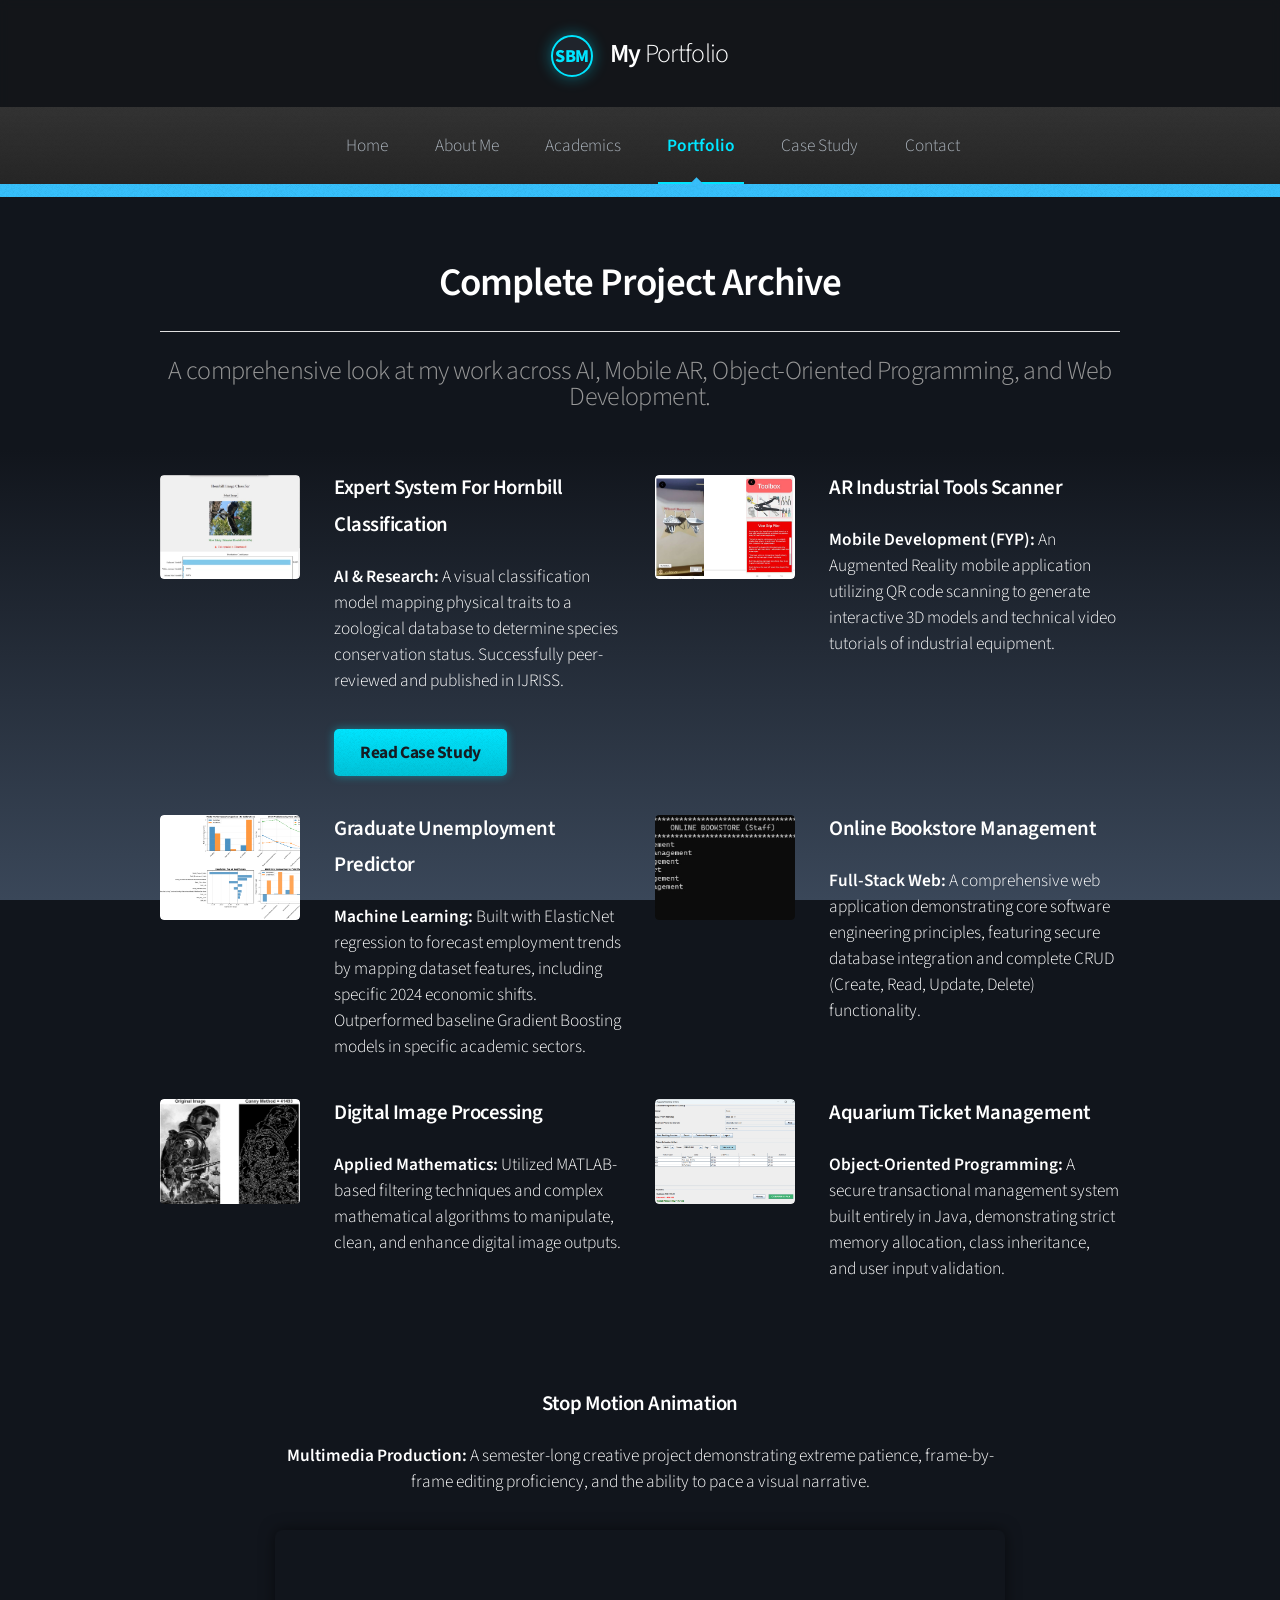
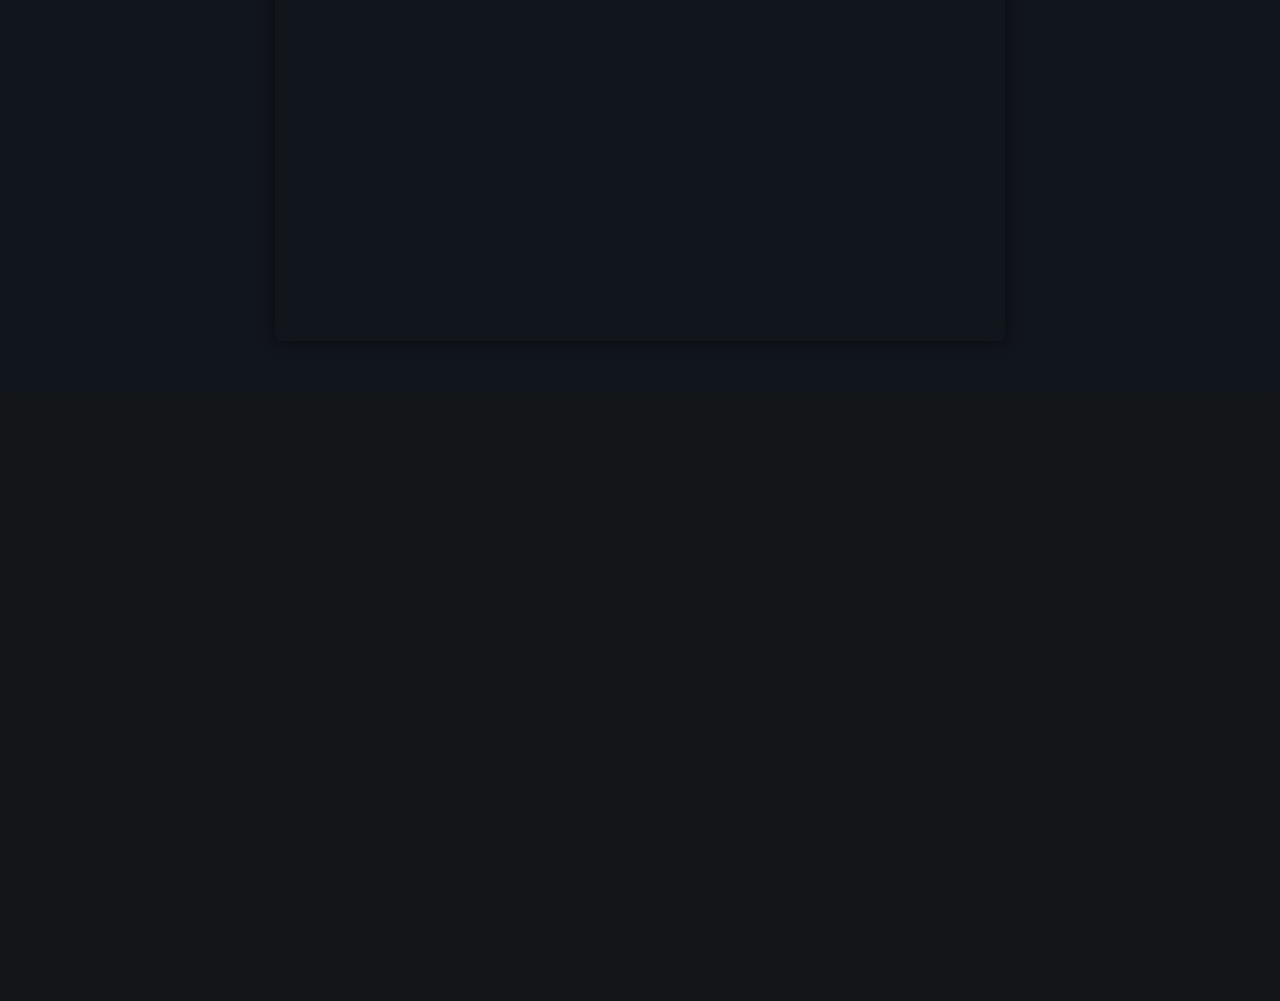
<file: portfolio.html>
<!DOCTYPE HTML>
<html>
<head>
	<title>Full Portfolio | Soon Boon Ming</title>
	<meta charset="utf-8" />
	<meta name="viewport" content="width=device-width, initial-scale=1, user-scalable=no" />
	<link rel="stylesheet" href="assets/css/main.css" />
</head>
<body class="is-preload">
	<div id="page-wrapper">

		<div id="header">
			<h1>
				<a href="index.html" id="logo">
					<span class="logo-badge">SBM</span>
					My <em>Portfolio</em>
				</a>
			</h1>

			<nav id="nav">
				<ul>
					<li><a href="index.html">Home</a></li>
					<li><a href="about.html">About Me</a></li>
					<li><a href="academics.html">Academics</a></li>
					<li class="current"><a href="portfolio.html">Portfolio</a></li>
					<li><a href="project-details.html">Case Study</a></li>
					<li><a href="contact.html">Contact</a></li>
				</ul>
			</nav>
		</div>

		<section class="wrapper style1">
			<div class="container">
				<header class="major">
					<h2>Complete Project Archive</h2>
					<p>A comprehensive look at my work across AI, Mobile AR, Object-Oriented Programming, and Web Development.</p>
				</header>

				<div class="row">
					<section class="col-6 col-12-narrower">
						<div class="box post">
							<a href="project-details.html" class="image left"><img src="images/pic01.jpg" alt="Hornbill AI Interface" /></a>
							<div class="inner">
								<h3>Expert System For Hornbill Classification</h3>
								<p><strong>AI & Research:</strong> A visual classification model mapping physical traits to a zoological database to determine species conservation status. Successfully peer-reviewed and published in IJRISS.</p>
								<ul class="actions">
									<li><a href="project-details.html" class="button alt">Read Case Study</a></li>
								</ul>
							</div>
						</div>
					</section>
					<section class="col-6 col-12-narrower">
						<div class="box post">
							<a href="images/pic02.jpg" target="_blank" class="image left"><img src="images/pic02.jpg" alt="AR App Interface" /></a>
							<div class="inner">
								<h3>AR Industrial Tools Scanner</h3>
								<p><strong>Mobile Development (FYP):</strong> An Augmented Reality mobile application utilizing QR code scanning to generate interactive 3D models and technical video tutorials of industrial equipment.</p>
							</div>
						</div>
					</section>
				</div>

				<div class="row">
					<section class="col-6 col-12-narrower">
						<div class="box post">
							<a href="images/gur-full.png" target="_blank" class="image left"><img src="images/gur-full.png" alt="Data Regression Graph" /></a>
							<div class="inner">
								<h3>Graduate Unemployment Predictor</h3>
								<p><strong>Machine Learning:</strong> Built with ElasticNet regression to forecast employment trends by mapping dataset features, including specific 2024 economic shifts. Outperformed baseline Gradient Boosting models in specific academic sectors.</p>
							</div>
						</div>
					</section>
					<section class="col-6 col-12-narrower">
						<div class="box post">
							<a href="images/pic04.jpg" target="_blank" class="image left"><img src="images/pic04.jpg" alt="Bookstore UI" /></a>
							<div class="inner">
								<h3>Online Bookstore Management</h3>
								<p><strong>Full-Stack Web:</strong> A comprehensive web application demonstrating core software engineering principles, featuring secure database integration and complete CRUD (Create, Read, Update, Delete) functionality.</p>
							</div>
						</div>
					</section>
				</div>

				<div class="row">
					<section class="col-6 col-12-narrower">
						<div class="box post">
							<a href="images/matlab-pic.png" target="_blank" class="image left"><img src="images/matlab-pic.png" alt="MATLAB Output" /></a>
							<div class="inner">
								<h3>Digital Image Processing</h3>
								<p><strong>Applied Mathematics:</strong> Utilized MATLAB-based filtering techniques and complex mathematical algorithms to manipulate, clean, and enhance digital image outputs.</p>
							</div>
						</div>
					</section>
					<section class="col-6 col-12-narrower">
						<div class="box post">
							<a href="images/aquarium-pic.png" target="_blank" class="image left"><img src="images/aquarium-pic.png" alt="Java Terminal/UI" /></a>
							<div class="inner">
								<h3>Aquarium Ticket Management</h3>
								<p><strong>Object-Oriented Programming:</strong> A secure transactional management system built entirely in Java, demonstrating strict memory allocation, class inheritance, and user input validation.</p>
							</div>
						</div>
					</section>
				</div>

				<div style="clear: both; width: 100%; padding-top: 2em; display: flex; justify-content: center;">
					<div class="box" style="width: 100%; max-width: 800px; text-align: center; padding: 2em;">
						<div class="inner">
							<h3>Stop Motion Animation</h3>
							<p><strong>Multimedia Production:</strong> A semester-long creative project demonstrating extreme patience, frame-by-frame editing proficiency, and the ability to pace a visual narrative.</p>

							<div style="margin: 2em auto 0 auto; position: relative; padding-bottom: 56.25%; height: 0; overflow: hidden; border-radius: 8px; box-shadow: 0 0 15px rgba(0,0,0,0.5);">
								<iframe src="https://www.youtube.com/embed/wheKHu_q74g" style="position: absolute; top: 0; left: 0; width: 100%; height: 100%; border: 0;" allow="accelerometer; autoplay; clipboard-write; encrypted-media; gyroscope; picture-in-picture" allowfullscreen></iframe>
							</div>
						</div>
					</div>
				</div>
			</div>
		</section>

		<div id="footer">
			<div class="container">
				<div class="row">
					<section class="col-6 col-12-narrower">
						<h3>Core Competencies</h3>
						<ul class="links">
							<li>Machine Learning & Regression</li>
							<li>Natural Language Processing</li>
							<li>Fuzzy Logic Systems</li>
							<li>Front-End Web Development (HTML/CSS)</li>
							<li>Software Troubleshooting</li>
						</ul>
					</section>
					<section class="col-6 col-12-narrower">
						<h3>Contact & Socials</h3>
						<form action="https://formspree.io/f/xlgkkjrn" method="POST">
							<div class="row gtr-50">
								<div class="col-6 col-12-mobilep">
									<input type="text" name="name" id="name" placeholder="Name" required />
								</div>
								<div class="col-6 col-12-mobilep">
									<input type="email" name="email" id="email" placeholder="Email" required />
								</div>
								<div class="col-12">
									<textarea name="message" id="message" placeholder="Message" rows="5" required></textarea>
								</div>
								<div class="col-12">
									<ul class="actions">
										<li><input type="submit" class="button alt" value="Send Message" /></li>
									</ul>
								</div>
							</div>
						</form>
					</section>
				</div>
			</div>

			<ul class="icons">
				<li><a href="https://github.com/Dragoonjack" target="_blank" class="icon brands fa-github"><span class="label">GitHub</span></a></li>
			</ul>

			<div class="copyright">
				<ul class="menu">
					<li>&copy; Soon Boon Ming. All rights reserved</li>
					<li>Design: <a href="http://html5up.net">HTML5 UP</a></li>
				</ul>
			</div>

		</div>

	</div>

	<a href="#page-wrapper" class="back-to-top" title="Back to Top">
		<i class="icon solid fa-arrow-up"></i>
	</a>

	<script src="assets/js/jquery.min.js"></script>
	<script src="assets/js/jquery.dropotron.min.js"></script>
	<script src="assets/js/browser.min.js"></script>
	<script src="assets/js/breakpoints.min.js"></script>
	<script src="assets/js/util.js"></script>
	<script src="assets/js/main.js"></script>

</body>
</html>
</file>
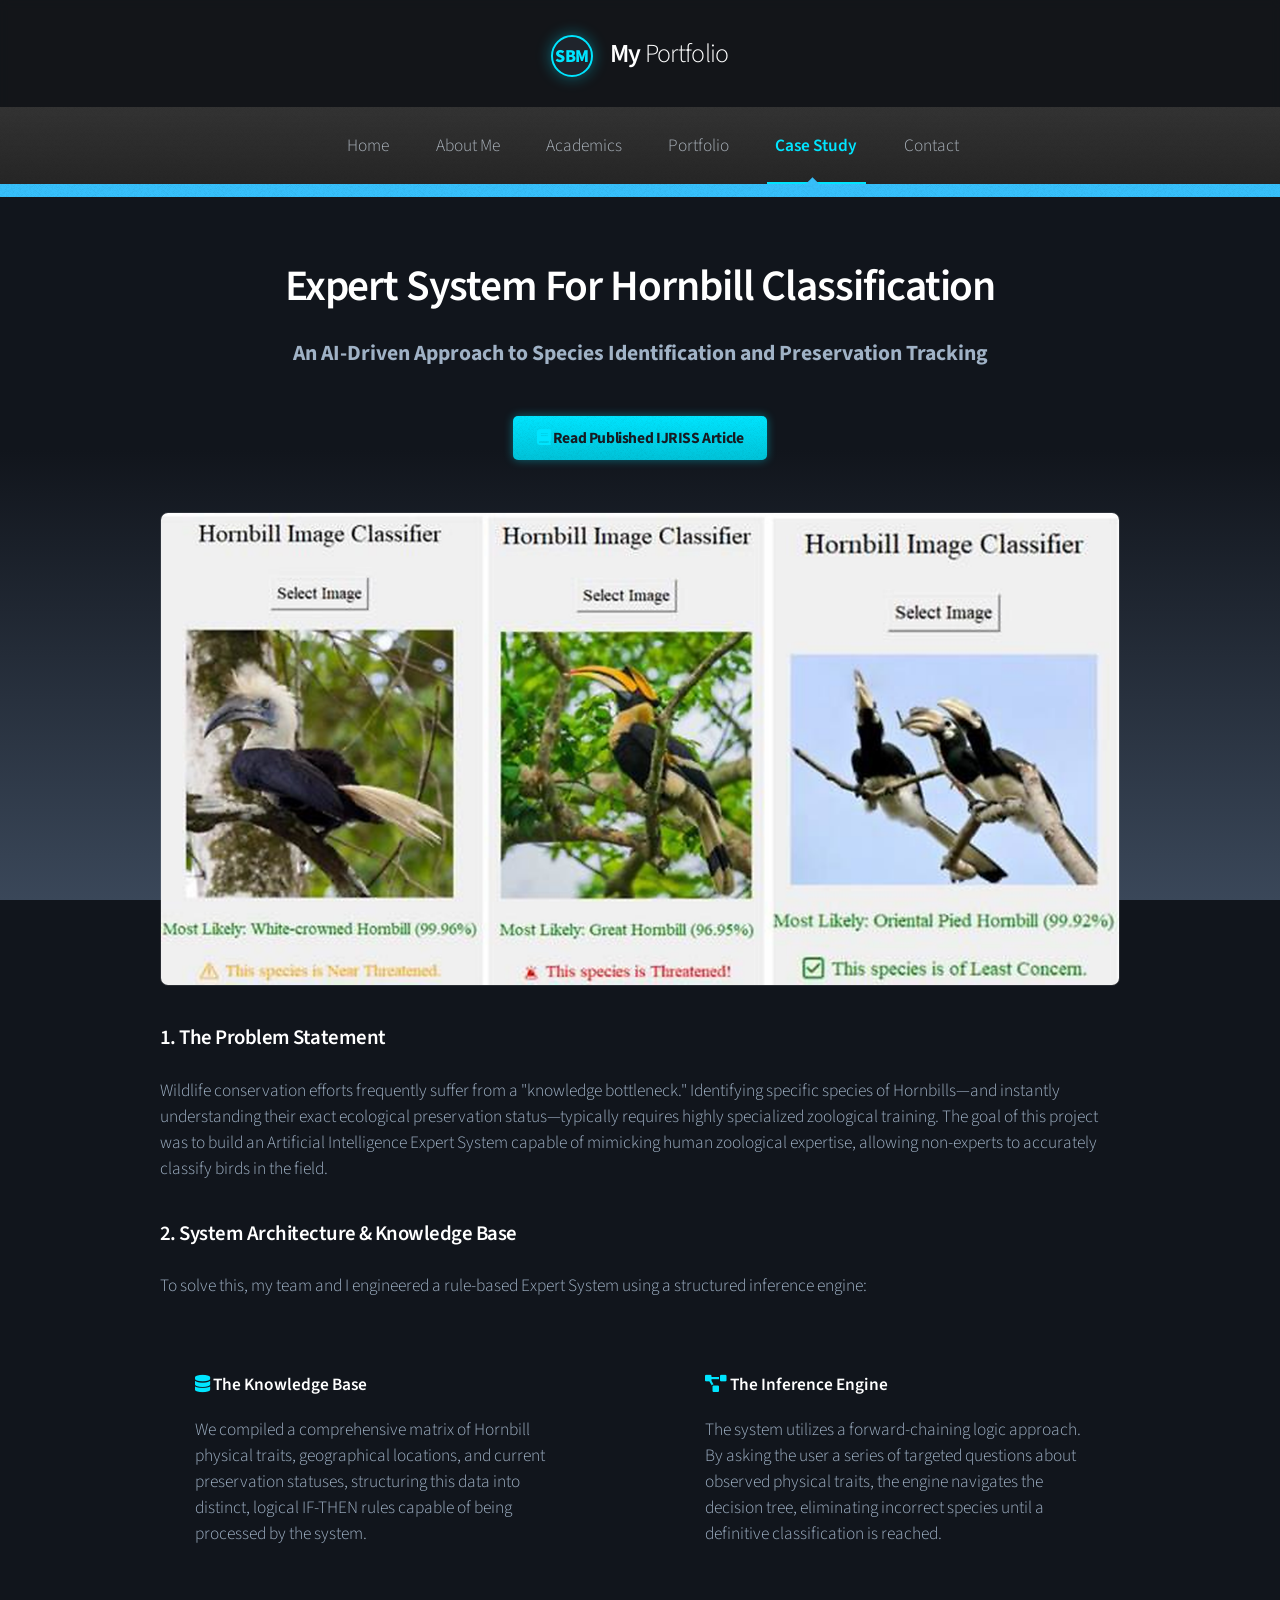
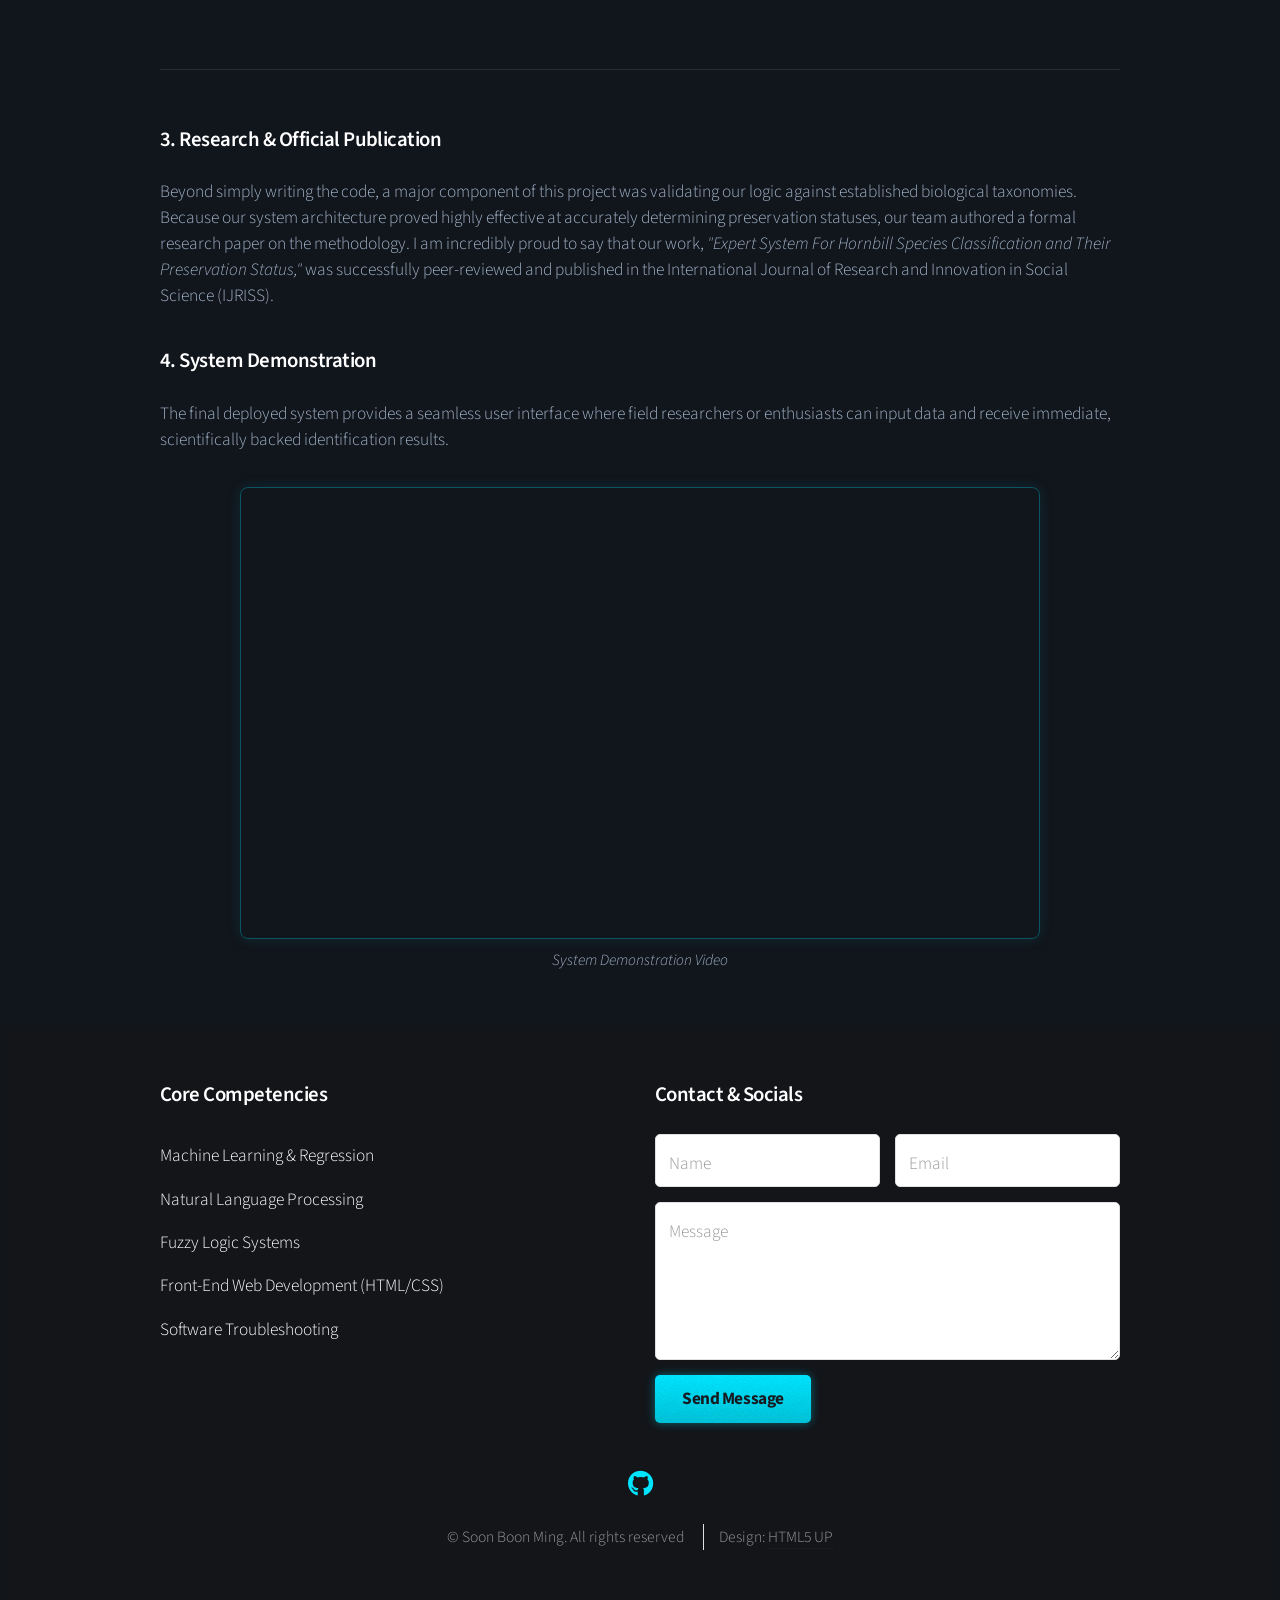
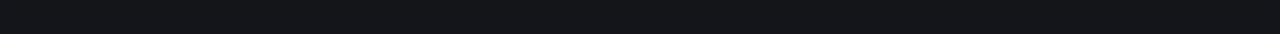
<file: project-details.html>
<!DOCTYPE HTML>
<html>
<head>
	<title>Case Study: AI Expert System | My Portfolio</title>
	<meta charset="utf-8" />
	<meta name="viewport" content="width=device-width, initial-scale=1, user-scalable=no" />
	<link rel="stylesheet" href="assets/css/main.css" />
</head>
<body class="is-preload">
	<div id="page-wrapper">

		<div id="header">
			<h1>
				<a href="index.html" id="logo">
					<span class="logo-badge">SBM</span>
					My <em>Portfolio</em>
				</a>
			</h1>

			<nav id="nav">
				<ul>
					<li><a href="index.html">Home</a></li>
					<li><a href="about.html">About Me</a></li>
					<li><a href="academics.html">Academics</a></li>
					<li><a href="portfolio.html">Portfolio</a></li>
					<li class="current"><a href="project-details.html">Case Study</a></li>
					<li><a href="contact.html">Contact</a></li>
				</ul>
			</nav>
		</div>

		<section class="wrapper style1">
			<div class="container">
				<div id="content">

					<article>
						<header style="text-align: center; margin-bottom: 3em;">
							<h2 style="font-size: 2.5em;">Expert System For Hornbill Classification</h2>
							<p style="color: #00E5FF; font-weight: bold;">An AI-Driven Approach to Species Identification and Preservation Tracking</p>

							<div style="margin-top: 1.5em;">
								<a href="https://rsisinternational.org/journals/ijriss/view/integrating-artificial-intelligence-into-environmental-education-a-rule-based-expert-system-for-hornbill-conservation-awareness" target="_blank" class="button alt" style="font-size: 0.9em; box-shadow: 0 0 10px rgba(0, 229, 255, 0.4);">
									<i class="icon solid fa-book"></i> Read Published IJRISS Article
								</a>
							</div>
						</header>

						<span class="image featured">
							<img src="images/hornbill-hero.png" alt="Hornbill Expert System Interface" style="border-radius: 8px; border: 1px solid rgba(255,255,255,0.1);" />
						</span>

						<h3>1. The Problem Statement</h3>
						<p>Wildlife conservation efforts frequently suffer from a "knowledge bottleneck." Identifying specific species of Hornbills—and instantly understanding their exact ecological preservation status—typically requires highly specialized zoological training. The goal of this project was to build an Artificial Intelligence Expert System capable of mimicking human zoological expertise, allowing non-experts to accurately classify birds in the field.</p>

						<h3>2. System Architecture & Knowledge Base</h3>
						<p>To solve this, my team and I engineered a rule-based Expert System using a structured inference engine:</p>
						<div class="row gtr-200">
							<section class="col-6 col-12-narrower">
								<div class="box highlight" style="text-align: left; padding: 2em;">
									<h4 style="color: #00E5FF;"><i class="icon solid fa-database"></i> The Knowledge Base</h4>
									<p>We compiled a comprehensive matrix of Hornbill physical traits, geographical locations, and current preservation statuses, structuring this data into distinct, logical IF-THEN rules capable of being processed by the system.</p>
								</div>
							</section>
							<section class="col-6 col-12-narrower">
								<div class="box highlight" style="text-align: left; padding: 2em;">
									<h4 style="color: #00E5FF;"><i class="icon solid fa-project-diagram"></i> The Inference Engine</h4>
									<p>The system utilizes a forward-chaining logic approach. By asking the user a series of targeted questions about observed physical traits, the engine navigates the decision tree, eliminating incorrect species until a definitive classification is reached.</p>
								</div>
							</section>
						</div>

						<hr style="border: 0; border-top: 1px solid rgba(255,255,255,0.1); margin: 3em 0;" />

						<h3>3. Research & Official Publication</h3>
						<p>Beyond simply writing the code, a major component of this project was validating our logic against established biological taxonomies. Because our system architecture proved highly effective at accurately determining preservation statuses, our team authored a formal research paper on the methodology. I am incredibly proud to say that our work, <em>"Expert System For Hornbill Species Classification and Their Preservation Status,"</em> was successfully peer-reviewed and published in the International Journal of Research and Innovation in Social Science (IJRISS).</p>

						<h3>4. System Demonstration</h3>
						<p>The final deployed system provides a seamless user interface where field researchers or enthusiasts can input data and receive immediate, scientifically backed identification results.</p>

						<div style="max-width: 800px; margin: 2em auto; text-align: center;">
							<!-- Responsive Video Wrapper -->
							<div style="position: relative; padding-bottom: 56.25%; height: 0; overflow: hidden; border-radius: 8px; border: 1px solid rgba(0, 229, 255, 0.3); box-shadow: 0 0 15px rgba(0, 229, 255, 0.1);">
								<iframe src="https://www.youtube.com/embed/dhQfZ8cggQs" style="position: absolute; top: 0; left: 0; width: 100%; height: 100%; border: 0;" allow="accelerometer; autoplay; clipboard-write; encrypted-media; gyroscope; picture-in-picture" allowfullscreen></iframe>
							</div>
							<p style="font-size: 0.9em; font-style: italic; margin-top: 0.5em;">System Demonstration Video</p>
						</div>

					</article>

				</div>
			</div>
		</section>

		<div id="footer">
			<div class="container">
				<div class="row">
					<section class="col-6 col-12-narrower">
						<h3>Core Competencies</h3>
						<ul class="links">
							<li>Machine Learning & Regression</li>
							<li>Natural Language Processing</li>
							<li>Fuzzy Logic Systems</li>
							<li>Front-End Web Development (HTML/CSS)</li>
							<li>Software Troubleshooting</li>
						</ul>
					</section>
					<section class="col-6 col-12-narrower">
						<h3>Contact & Socials</h3>
						<form action="https://formspree.io/f/xlgkkjrn" method="POST">
							<div class="row gtr-50">
								<div class="col-6 col-12-mobilep">
									<input type="text" name="name" id="name" placeholder="Name" required />
								</div>
								<div class="col-6 col-12-mobilep">
									<input type="email" name="email" id="email" placeholder="Email" required />
								</div>
								<div class="col-12">
									<textarea name="message" id="message" placeholder="Message" rows="5" required></textarea>
								</div>
								<div class="col-12">
									<ul class="actions">
										<li><input type="submit" class="button alt" value="Send Message" /></li>
									</ul>
								</div>
							</div>
						</form>
					</section>
				</div>
			</div>

			<ul class="icons">
				<li><a href="https://github.com/Dragoonjack" target="_blank" class="icon brands fa-github"><span class="label">GitHub</span></a></li>
			</ul>

			<div class="copyright">
				<ul class="menu">
					<li>&copy; Soon Boon Ming. All rights reserved</li>
					<li>Design: <a href="http://html5up.net">HTML5 UP</a></li>
				</ul>
			</div>

		</div>

	</div>

	<a href="#page-wrapper" class="back-to-top" title="Back to Top">
		<i class="icon solid fa-arrow-up"></i>
	</a>

	<script src="assets/js/jquery.min.js"></script>
	<script src="assets/js/jquery.dropotron.min.js"></script>
	<script src="assets/js/browser.min.js"></script>
	<script src="assets/js/breakpoints.min.js"></script>
	<script src="assets/js/util.js"></script>
	<script src="assets/js/main.js"></script>

</body>
</html>
</file>
<file: assets/css/main.css>
@import url("fontawesome-all.min.css");
@import url("https://fonts.googleapis.com/css?family=Source+Sans+Pro:300,300italic,600,600italic");

/*
	Arcana by HTML5 UP
	html5up.net | @ajlkn
	Free for personal and commercial use under the CCA 3.0 license (html5up.net/license)
*/

html, body, div, span, applet, object,
iframe, h1, h2, h3, h4, h5, h6, p, blockquote,
pre, a, abbr, acronym, address, big, cite,
code, del, dfn, em, img, ins, kbd, q, s, samp,
small, strike, strong, sub, sup, tt, var, b,
u, i, center, dl, dt, dd, ol, ul, li, fieldset,
form, label, legend, table, caption, tbody,
tfoot, thead, tr, th, td, article, aside,
canvas, details, embed, figure, figcaption,
footer, header, hgroup, menu, nav, output, ruby,
section, summary, time, mark, audio, video {
	margin: 0;
	padding: 0;
	border: 0;
	font-size: 100%;
	font: inherit;
	vertical-align: baseline;}

article, aside, details, figcaption, figure,
footer, header, hgroup, menu, nav, section {
	display: block;}

body {
	line-height: 1;
}

ol, ul {
	list-style: none;
}

blockquote, q {
	quotes: none;
}

	blockquote:before, blockquote:after, q:before, q:after {
		content: '';
		content: none;
	}

table {
	border-collapse: collapse;
	border-spacing: 0;
}

body {
	-webkit-text-size-adjust: none;
}

mark {
	background-color: transparent;
	color: inherit;
}

input::-moz-focus-inner {
	border: 0;
	padding: 0;
}

input, select, textarea {
	-moz-appearance: none;
	-webkit-appearance: none;
	-ms-appearance: none;
	appearance: none;
}

/* Basic */

	html {
		box-sizing: border-box;
	}

	*, *:before, *:after {
		box-sizing: inherit;
	}

	body {
		background: #f7f7f7 url("images/bg01.png");
	}

		body.is-preload *, body.is-preload *:before, body.is-preload *:after {
			-moz-animation: none !important;
			-webkit-animation: none !important;
			-ms-animation: none !important;
			animation: none !important;
			-moz-transition: none !important;
			-webkit-transition: none !important;
			-ms-transition: none !important;
			transition: none !important;
		}

	body, input, select, textarea {
		color: #474747;
		font-family: 'Source Sans Pro', sans-serif;
		font-size: 16pt;
		font-weight: 300;
		line-height: 1.65em;
	}

	a {
		-moz-transition: color 0.2s ease-in-out, border-color 0.2s ease-in-out, opacity 0.2s ease-in-out;
		-webkit-transition: color 0.2s ease-in-out, border-color 0.2s ease-in-out, opacity 0.2s ease-in-out;
		-ms-transition: color 0.2s ease-in-out, border-color 0.2s ease-in-out, opacity 0.2s ease-in-out;
		transition: color 0.2s ease-in-out, border-color 0.2s ease-in-out, opacity 0.2s ease-in-out;
		color: #37c0fb;
		text-decoration: none;
		border-bottom: dotted 1px;
	}

		a:hover {
			color: #37c0fb;
			border-bottom-color: transparent;
		}

	strong, b {
		font-weight: 600;
	}

	em, i {
		font-style: italic;
	}

	p, ul, ol, dl, table, blockquote {
		margin: 0 0 2em 0;
	}

	h1, h2, h3, h4, h5, h6 {
		color: inherit;
		font-weight: 600;
		line-height: 1.75em;
		margin-bottom: 1em;
	}

		h1 a, h2 a, h3 a, h4 a, h5 a, h6 a {
			color: inherit;
			text-decoration: none;
		}

		h1 em, h2 em, h3 em, h4 em, h5 em, h6 em {
			font-style: normal;
			font-weight: 300;
		}

	h2 {
		font-size: 1.75em;
		letter-spacing: -0.025em;
	}

	h3 {
		font-size: 1.2em;
		letter-spacing: -0.025em;
	}

	sub {
		font-size: 0.8em;
		position: relative;
		top: 0.5em;
	}

	sup {
		font-size: 0.8em;
		position: relative;
		top: -0.5em;
	}

	hr {
		border-top: solid 1px #e0e0e0;
		border: 0;
		margin-bottom: 1.5em;
	}

	blockquote {
		border-left: solid 0.5em #e0e0e0;
		font-style: italic;
		padding: 1em 0 1em 2em;
	}

/* Container */

	.container {
		margin: 0 auto;
		max-width: 100%;
		width: 1400px;
	}

		@media screen and (max-width: 1680px) {

			.container {
				width: 1200px;
			}

		}

		@media screen and (max-width: 1280px) {

			.container {
				width: 960px;
			}

		}

		@media screen and (max-width: 980px) {

			.container {
				width: 95%;
			}

		}

		@media screen and (max-width: 840px) {

			.container {
				width: 95%;
			}

		}

		@media screen and (max-width: 736px) {

			.container {
				width: 90%;
			}

		}

		@media screen and (max-width: 480px) {

			.container {
				width: 100%;
			}

		}

/* Row */

	.row {
		display: flex;
		flex-wrap: wrap;
		box-sizing: border-box;
		align-items: stretch;
	}

		.row > * {
			box-sizing: border-box;
		}

		.row.gtr-uniform > * > :last-child {
			margin-bottom: 0;
		}

		.row.aln-left {
			justify-content: flex-start;
		}

		.row.aln-center {
			justify-content: center;
		}

		.row.aln-right {
			justify-content: flex-end;
		}

		.row.aln-top {
			align-items: flex-start;
		}

		.row.aln-middle {
			align-items: center;
		}

		.row.aln-bottom {
			align-items: flex-end;
		}

		.row > .imp {
			order: -1;
		}

		.row > .col-1 {
			width: 8.33333%;
		}

		.row > .off-1 {
			margin-left: 8.33333%;
		}

		.row > .col-2 {
			width: 16.66667%;
		}

		.row > .off-2 {
			margin-left: 16.66667%;
		}

		.row > .col-3 {
			width: 25%;
		}

		.row > .off-3 {
			margin-left: 25%;
		}

		.row > .col-4 {
			width: 33.33333%;
		}

		.row > .off-4 {
			margin-left: 33.33333%;
		}

		.row > .col-5 {
			width: 41.66667%;
		}

		.row > .off-5 {
			margin-left: 41.66667%;
		}

		.row > .col-6 {
			width: 50%;
		}

		.row > .off-6 {
			margin-left: 50%;
		}

		.row > .col-7 {
			width: 58.33333%;
		}

		.row > .off-7 {
			margin-left: 58.33333%;
		}

		.row > .col-8 {
			width: 66.66667%;
		}

		.row > .off-8 {
			margin-left: 66.66667%;
		}

		.row > .col-9 {
			width: 75%;
		}

		.row > .off-9 {
			margin-left: 75%;
		}

		.row > .col-10 {
			width: 83.33333%;
		}

		.row > .off-10 {
			margin-left: 83.33333%;
		}

		.row > .col-11 {
			width: 91.66667%;
		}

		.row > .off-11 {
			margin-left: 91.66667%;
		}

		.row > .col-12 {
			width: 100%;
		}

		.row > .off-12 {
			margin-left: 100%;
		}

		.row.gtr-0 {
			margin-top: 0px;
			margin-left: 0px;
		}

			.row.gtr-0 > * {
				padding: 0px 0 0 0px;
			}

			.row.gtr-0.gtr-uniform {
				margin-top: 0px;
			}

				.row.gtr-0.gtr-uniform > * {
					padding-top: 0px;
				}

		.row.gtr-25 {
			margin-top: -12.5px;
			margin-left: -12.5px;
		}

			.row.gtr-25 > * {
				padding: 12.5px 0 0 12.5px;
			}

			.row.gtr-25.gtr-uniform {
				margin-top: -12.5px;
			}

				.row.gtr-25.gtr-uniform > * {
					padding-top: 12.5px;
				}

		.row.gtr-50 {
			margin-top: -25px;
			margin-left: -25px;
		}

			.row.gtr-50 > * {
				padding: 25px 0 0 25px;
			}

			.row.gtr-50.gtr-uniform {
				margin-top: -25px;
			}

				.row.gtr-50.gtr-uniform > * {
					padding-top: 25px;
				}

		.row {
			margin-top: -50px;
			margin-left: -50px;
		}

			.row > * {
				padding: 50px 0 0 50px;
			}

			.row.gtr-uniform {
				margin-top: -50px;
			}

				.row.gtr-uniform > * {
					padding-top: 50px;
				}

		.row.gtr-150 {
			margin-top: -75px;
			margin-left: -75px;
		}

			.row.gtr-150 > * {
				padding: 75px 0 0 75px;
			}

			.row.gtr-150.gtr-uniform {
				margin-top: -75px;
			}

				.row.gtr-150.gtr-uniform > * {
					padding-top: 75px;
				}

		.row.gtr-200 {
			margin-top: -100px;
			margin-left: -100px;
		}

			.row.gtr-200 > * {
				padding: 100px 0 0 100px;
			}

			.row.gtr-200.gtr-uniform {
				margin-top: -100px;
			}

				.row.gtr-200.gtr-uniform > * {
					padding-top: 100px;
				}

		@media screen and (max-width: 1680px) {

			.row {
				display: flex;
				flex-wrap: wrap;
				box-sizing: border-box;
				align-items: stretch;
			}

				.row > * {
					box-sizing: border-box;
				}

				.row.gtr-uniform > * > :last-child {
					margin-bottom: 0;
				}

				.row.aln-left {
					justify-content: flex-start;
				}

				.row.aln-center {
					justify-content: center;
				}

				.row.aln-right {
					justify-content: flex-end;
				}

				.row.aln-top {
					align-items: flex-start;
				}

				.row.aln-middle {
					align-items: center;
				}

				.row.aln-bottom {
					align-items: flex-end;
				}

				.row > .imp-wide {
					order: -1;
				}

				.row > .col-1-wide {
					width: 8.33333%;
				}

				.row > .off-1-wide {
					margin-left: 8.33333%;
				}

				.row > .col-2-wide {
					width: 16.66667%;
				}

				.row > .off-2-wide {
					margin-left: 16.66667%;
				}

				.row > .col-3-wide {
					width: 25%;
				}

				.row > .off-3-wide {
					margin-left: 25%;
				}

				.row > .col-4-wide {
					width: 33.33333%;
				}

				.row > .off-4-wide {
					margin-left: 33.33333%;
				}

				.row > .col-5-wide {
					width: 41.66667%;
				}

				.row > .off-5-wide {
					margin-left: 41.66667%;
				}

				.row > .col-6-wide {
					width: 50%;
				}

				.row > .off-6-wide {
					margin-left: 50%;
				}

				.row > .col-7-wide {
					width: 58.33333%;
				}

				.row > .off-7-wide {
					margin-left: 58.33333%;
				}

				.row > .col-8-wide {
					width: 66.66667%;
				}

				.row > .off-8-wide {
					margin-left: 66.66667%;
				}

				.row > .col-9-wide {
					width: 75%;
				}

				.row > .off-9-wide {
					margin-left: 75%;
				}

				.row > .col-10-wide {
					width: 83.33333%;
				}

				.row > .off-10-wide {
					margin-left: 83.33333%;
				}

				.row > .col-11-wide {
					width: 91.66667%;
				}

				.row > .off-11-wide {
					margin-left: 91.66667%;
				}

				.row > .col-12-wide {
					width: 100%;
				}

				.row > .off-12-wide {
					margin-left: 100%;
				}

				.row.gtr-0 {
					margin-top: 0px;
					margin-left: 0px;
				}

					.row.gtr-0 > * {
						padding: 0px 0 0 0px;
					}

					.row.gtr-0.gtr-uniform {
						margin-top: 0px;
					}

						.row.gtr-0.gtr-uniform > * {
							padding-top: 0px;
						}

				.row.gtr-25 {
					margin-top: -10px;
					margin-left: -10px;
				}

					.row.gtr-25 > * {
						padding: 10px 0 0 10px;
					}

					.row.gtr-25.gtr-uniform {
						margin-top: -10px;
					}

						.row.gtr-25.gtr-uniform > * {
							padding-top: 10px;
						}

				.row.gtr-50 {
					margin-top: -20px;
					margin-left: -20px;
				}

					.row.gtr-50 > * {
						padding: 20px 0 0 20px;
					}

					.row.gtr-50.gtr-uniform {
						margin-top: -20px;
					}

						.row.gtr-50.gtr-uniform > * {
							padding-top: 20px;
						}

				.row {
					margin-top: -40px;
					margin-left: -40px;
				}

					.row > * {
						padding: 40px 0 0 40px;
					}

					.row.gtr-uniform {
						margin-top: -40px;
					}

						.row.gtr-uniform > * {
							padding-top: 40px;
						}

				.row.gtr-150 {
					margin-top: -60px;
					margin-left: -60px;
				}

					.row.gtr-150 > * {
						padding: 60px 0 0 60px;
					}

					.row.gtr-150.gtr-uniform {
						margin-top: -60px;
					}

						.row.gtr-150.gtr-uniform > * {
							padding-top: 60px;
						}

				.row.gtr-200 {
					margin-top: -80px;
					margin-left: -80px;
				}

					.row.gtr-200 > * {
						padding: 80px 0 0 80px;
					}

					.row.gtr-200.gtr-uniform {
						margin-top: -80px;
					}

						.row.gtr-200.gtr-uniform > * {
							padding-top: 80px;
						}

		}

		@media screen and (max-width: 1280px) {

			.row {
				display: flex;
				flex-wrap: wrap;
				box-sizing: border-box;
				align-items: stretch;
			}

				.row > * {
					box-sizing: border-box;
				}

				.row.gtr-uniform > * > :last-child {
					margin-bottom: 0;
				}

				.row.aln-left {
					justify-content: flex-start;
				}

				.row.aln-center {
					justify-content: center;
				}

				.row.aln-right {
					justify-content: flex-end;
				}

				.row.aln-top {
					align-items: flex-start;
				}

				.row.aln-middle {
					align-items: center;
				}

				.row.aln-bottom {
					align-items: flex-end;
				}

				.row > .imp-normal {
					order: -1;
				}

				.row > .col-1-normal {
					width: 8.33333%;
				}

				.row > .off-1-normal {
					margin-left: 8.33333%;
				}

				.row > .col-2-normal {
					width: 16.66667%;
				}

				.row > .off-2-normal {
					margin-left: 16.66667%;
				}

				.row > .col-3-normal {
					width: 25%;
				}

				.row > .off-3-normal {
					margin-left: 25%;
				}

				.row > .col-4-normal {
					width: 33.33333%;
				}

				.row > .off-4-normal {
					margin-left: 33.33333%;
				}

				.row > .col-5-normal {
					width: 41.66667%;
				}

				.row > .off-5-normal {
					margin-left: 41.66667%;
				}

				.row > .col-6-normal {
					width: 50%;
				}

				.row > .off-6-normal {
					margin-left: 50%;
				}

				.row > .col-7-normal {
					width: 58.33333%;
				}

				.row > .off-7-normal {
					margin-left: 58.33333%;
				}

				.row > .col-8-normal {
					width: 66.66667%;
				}

				.row > .off-8-normal {
					margin-left: 66.66667%;
				}

				.row > .col-9-normal {
					width: 75%;
				}

				.row > .off-9-normal {
					margin-left: 75%;
				}

				.row > .col-10-normal {
					width: 83.33333%;
				}

				.row > .off-10-normal {
					margin-left: 83.33333%;
				}

				.row > .col-11-normal {
					width: 91.66667%;
				}

				.row > .off-11-normal {
					margin-left: 91.66667%;
				}

				.row > .col-12-normal {
					width: 100%;
				}

				.row > .off-12-normal {
					margin-left: 100%;
				}

				.row.gtr-0 {
					margin-top: 0px;
					margin-left: 0px;
				}

					.row.gtr-0 > * {
						padding: 0px 0 0 0px;
					}

					.row.gtr-0.gtr-uniform {
						margin-top: 0px;
					}

						.row.gtr-0.gtr-uniform > * {
							padding-top: 0px;
						}

				.row.gtr-25 {
					margin-top: -7.5px;
					margin-left: -7.5px;
				}

					.row.gtr-25 > * {
						padding: 7.5px 0 0 7.5px;
					}

					.row.gtr-25.gtr-uniform {
						margin-top: -7.5px;
					}

						.row.gtr-25.gtr-uniform > * {
							padding-top: 7.5px;
						}

				.row.gtr-50 {
					margin-top: -15px;
					margin-left: -15px;
				}

					.row.gtr-50 > * {
						padding: 15px 0 0 15px;
					}

					.row.gtr-50.gtr-uniform {
						margin-top: -15px;
					}

						.row.gtr-50.gtr-uniform > * {
							padding-top: 15px;
						}

				.row {
					margin-top: -30px;
					margin-left: -30px;
				}

					.row > * {
						padding: 30px 0 0 30px;
					}

					.row.gtr-uniform {
						margin-top: -30px;
					}

						.row.gtr-uniform > * {
							padding-top: 30px;
						}

				.row.gtr-150 {
					margin-top: -45px;
					margin-left: -45px;
				}

					.row.gtr-150 > * {
						padding: 45px 0 0 45px;
					}

					.row.gtr-150.gtr-uniform {
						margin-top: -45px;
					}

						.row.gtr-150.gtr-uniform > * {
							padding-top: 45px;
						}

				.row.gtr-200 {
					margin-top: -60px;
					margin-left: -60px;
				}

					.row.gtr-200 > * {
						padding: 60px 0 0 60px;
					}

					.row.gtr-200.gtr-uniform {
						margin-top: -60px;
					}

						.row.gtr-200.gtr-uniform > * {
							padding-top: 60px;
						}

		}

		@media screen and (max-width: 980px) {

			.row {
				display: flex;
				flex-wrap: wrap;
				box-sizing: border-box;
				align-items: stretch;
			}

				.row > * {
					box-sizing: border-box;
				}

				.row.gtr-uniform > * > :last-child {
					margin-bottom: 0;
				}

				.row.aln-left {
					justify-content: flex-start;
				}

				.row.aln-center {
					justify-content: center;
				}

				.row.aln-right {
					justify-content: flex-end;
				}

				.row.aln-top {
					align-items: flex-start;
				}

				.row.aln-middle {
					align-items: center;
				}

				.row.aln-bottom {
					align-items: flex-end;
				}

				.row > .imp-narrow {
					order: -1;
				}

				.row > .col-1-narrow {
					width: 8.33333%;
				}

				.row > .off-1-narrow {
					margin-left: 8.33333%;
				}

				.row > .col-2-narrow {
					width: 16.66667%;
				}

				.row > .off-2-narrow {
					margin-left: 16.66667%;
				}

				.row > .col-3-narrow {
					width: 25%;
				}

				.row > .off-3-narrow {
					margin-left: 25%;
				}

				.row > .col-4-narrow {
					width: 33.33333%;
				}

				.row > .off-4-narrow {
					margin-left: 33.33333%;
				}

				.row > .col-5-narrow {
					width: 41.66667%;
				}

				.row > .off-5-narrow {
					margin-left: 41.66667%;
				}

				.row > .col-6-narrow {
					width: 50%;
				}

				.row > .off-6-narrow {
					margin-left: 50%;
				}

				.row > .col-7-narrow {
					width: 58.33333%;
				}

				.row > .off-7-narrow {
					margin-left: 58.33333%;
				}

				.row > .col-8-narrow {
					width: 66.66667%;
				}

				.row > .off-8-narrow {
					margin-left: 66.66667%;
				}

				.row > .col-9-narrow {
					width: 75%;
				}

				.row > .off-9-narrow {
					margin-left: 75%;
				}

				.row > .col-10-narrow {
					width: 83.33333%;
				}

				.row > .off-10-narrow {
					margin-left: 83.33333%;
				}

				.row > .col-11-narrow {
					width: 91.66667%;
				}

				.row > .off-11-narrow {
					margin-left: 91.66667%;
				}

				.row > .col-12-narrow {
					width: 100%;
				}

				.row > .off-12-narrow {
					margin-left: 100%;
				}

				.row.gtr-0 {
					margin-top: 0px;
					margin-left: 0px;
				}

					.row.gtr-0 > * {
						padding: 0px 0 0 0px;
					}

					.row.gtr-0.gtr-uniform {
						margin-top: 0px;
					}

						.row.gtr-0.gtr-uniform > * {
							padding-top: 0px;
						}

				.row.gtr-25 {
					margin-top: -7.5px;
					margin-left: -7.5px;
				}

					.row.gtr-25 > * {
						padding: 7.5px 0 0 7.5px;
					}

					.row.gtr-25.gtr-uniform {
						margin-top: -7.5px;
					}

						.row.gtr-25.gtr-uniform > * {
							padding-top: 7.5px;
						}

				.row.gtr-50 {
					margin-top: -15px;
					margin-left: -15px;
				}

					.row.gtr-50 > * {
						padding: 15px 0 0 15px;
					}

					.row.gtr-50.gtr-uniform {
						margin-top: -15px;
					}

						.row.gtr-50.gtr-uniform > * {
							padding-top: 15px;
						}

				.row {
					margin-top: -30px;
					margin-left: -30px;
				}

					.row > * {
						padding: 30px 0 0 30px;
					}

					.row.gtr-uniform {
						margin-top: -30px;
					}

						.row.gtr-uniform > * {
							padding-top: 30px;
						}

				.row.gtr-150 {
					margin-top: -45px;
					margin-left: -45px;
				}

					.row.gtr-150 > * {
						padding: 45px 0 0 45px;
					}

					.row.gtr-150.gtr-uniform {
						margin-top: -45px;
					}

						.row.gtr-150.gtr-uniform > * {
							padding-top: 45px;
						}

				.row.gtr-200 {
					margin-top: -60px;
					margin-left: -60px;
				}

					.row.gtr-200 > * {
						padding: 60px 0 0 60px;
					}

					.row.gtr-200.gtr-uniform {
						margin-top: -60px;
					}

						.row.gtr-200.gtr-uniform > * {
							padding-top: 60px;
						}

		}

		@media screen and (max-width: 840px) {

			.row {
				display: flex;
				flex-wrap: wrap;
				box-sizing: border-box;
				align-items: stretch;
			}

				.row > * {
					box-sizing: border-box;
				}

				.row.gtr-uniform > * > :last-child {
					margin-bottom: 0;
				}

				.row.aln-left {
					justify-content: flex-start;
				}

				.row.aln-center {
					justify-content: center;
				}

				.row.aln-right {
					justify-content: flex-end;
				}

				.row.aln-top {
					align-items: flex-start;
				}

				.row.aln-middle {
					align-items: center;
				}

				.row.aln-bottom {
					align-items: flex-end;
				}

				.row > .imp-narrower {
					order: -1;
				}

				.row > .col-1-narrower {
					width: 8.33333%;
				}

				.row > .off-1-narrower {
					margin-left: 8.33333%;
				}

				.row > .col-2-narrower {
					width: 16.66667%;
				}

				.row > .off-2-narrower {
					margin-left: 16.66667%;
				}

				.row > .col-3-narrower {
					width: 25%;
				}

				.row > .off-3-narrower {
					margin-left: 25%;
				}

				.row > .col-4-narrower {
					width: 33.33333%;
				}

				.row > .off-4-narrower {
					margin-left: 33.33333%;
				}

				.row > .col-5-narrower {
					width: 41.66667%;
				}

				.row > .off-5-narrower {
					margin-left: 41.66667%;
				}

				.row > .col-6-narrower {
					width: 50%;
				}

				.row > .off-6-narrower {
					margin-left: 50%;
				}

				.row > .col-7-narrower {
					width: 58.33333%;
				}

				.row > .off-7-narrower {
					margin-left: 58.33333%;
				}

				.row > .col-8-narrower {
					width: 66.66667%;
				}

				.row > .off-8-narrower {
					margin-left: 66.66667%;
				}

				.row > .col-9-narrower {
					width: 75%;
				}

				.row > .off-9-narrower {
					margin-left: 75%;
				}

				.row > .col-10-narrower {
					width: 83.33333%;
				}

				.row > .off-10-narrower {
					margin-left: 83.33333%;
				}

				.row > .col-11-narrower {
					width: 91.66667%;
				}

				.row > .off-11-narrower {
					margin-left: 91.66667%;
				}

				.row > .col-12-narrower {
					width: 100%;
				}

				.row > .off-12-narrower {
					margin-left: 100%;
				}

				.row.gtr-0 {
					margin-top: 0px;
					margin-left: 0px;
				}

					.row.gtr-0 > * {
						padding: 0px 0 0 0px;
					}

					.row.gtr-0.gtr-uniform {
						margin-top: 0px;
					}

						.row.gtr-0.gtr-uniform > * {
							padding-top: 0px;
						}

				.row.gtr-25 {
					margin-top: -7.5px;
					margin-left: -7.5px;
				}

					.row.gtr-25 > * {
						padding: 7.5px 0 0 7.5px;
					}

					.row.gtr-25.gtr-uniform {
						margin-top: -7.5px;
					}

						.row.gtr-25.gtr-uniform > * {
							padding-top: 7.5px;
						}

				.row.gtr-50 {
					margin-top: -15px;
					margin-left: -15px;
				}

					.row.gtr-50 > * {
						padding: 15px 0 0 15px;
					}

					.row.gtr-50.gtr-uniform {
						margin-top: -15px;
					}

						.row.gtr-50.gtr-uniform > * {
							padding-top: 15px;
						}

				.row {
					margin-top: -30px;
					margin-left: -30px;
				}

					.row > * {
						padding: 30px 0 0 30px;
					}

					.row.gtr-uniform {
						margin-top: -30px;
					}

						.row.gtr-uniform > * {
							padding-top: 30px;
						}

				.row.gtr-150 {
					margin-top: -45px;
					margin-left: -45px;
				}

					.row.gtr-150 > * {
						padding: 45px 0 0 45px;
					}

					.row.gtr-150.gtr-uniform {
						margin-top: -45px;
					}

						.row.gtr-150.gtr-uniform > * {
							padding-top: 45px;
						}

				.row.gtr-200 {
					margin-top: -60px;
					margin-left: -60px;
				}

					.row.gtr-200 > * {
						padding: 60px 0 0 60px;
					}

					.row.gtr-200.gtr-uniform {
						margin-top: -60px;
					}

						.row.gtr-200.gtr-uniform > * {
							padding-top: 60px;
						}

		}

		@media screen and (max-width: 736px) {

			.row {
				display: flex;
				flex-wrap: wrap;
				box-sizing: border-box;
				align-items: stretch;
			}

				.row > * {
					box-sizing: border-box;
				}

				.row.gtr-uniform > * > :last-child {
					margin-bottom: 0;
				}

				.row.aln-left {
					justify-content: flex-start;
				}

				.row.aln-center {
					justify-content: center;
				}

				.row.aln-right {
					justify-content: flex-end;
				}

				.row.aln-top {
					align-items: flex-start;
				}

				.row.aln-middle {
					align-items: center;
				}

				.row.aln-bottom {
					align-items: flex-end;
				}

				.row > .imp-mobile {
					order: -1;
				}

				.row > .col-1-mobile {
					width: 8.33333%;
				}

				.row > .off-1-mobile {
					margin-left: 8.33333%;
				}

				.row > .col-2-mobile {
					width: 16.66667%;
				}

				.row > .off-2-mobile {
					margin-left: 16.66667%;
				}

				.row > .col-3-mobile {
					width: 25%;
				}

				.row > .off-3-mobile {
					margin-left: 25%;
				}

				.row > .col-4-mobile {
					width: 33.33333%;
				}

				.row > .off-4-mobile {
					margin-left: 33.33333%;
				}

				.row > .col-5-mobile {
					width: 41.66667%;
				}

				.row > .off-5-mobile {
					margin-left: 41.66667%;
				}

				.row > .col-6-mobile {
					width: 50%;
				}

				.row > .off-6-mobile {
					margin-left: 50%;
				}

				.row > .col-7-mobile {
					width: 58.33333%;
				}

				.row > .off-7-mobile {
					margin-left: 58.33333%;
				}

				.row > .col-8-mobile {
					width: 66.66667%;
				}

				.row > .off-8-mobile {
					margin-left: 66.66667%;
				}

				.row > .col-9-mobile {
					width: 75%;
				}

				.row > .off-9-mobile {
					margin-left: 75%;
				}

				.row > .col-10-mobile {
					width: 83.33333%;
				}

				.row > .off-10-mobile {
					margin-left: 83.33333%;
				}

				.row > .col-11-mobile {
					width: 91.66667%;
				}

				.row > .off-11-mobile {
					margin-left: 91.66667%;
				}

				.row > .col-12-mobile {
					width: 100%;
				}

				.row > .off-12-mobile {
					margin-left: 100%;
				}

				.row.gtr-0 {
					margin-top: 0px;
					margin-left: 0px;
				}

					.row.gtr-0 > * {
						padding: 0px 0 0 0px;
					}

					.row.gtr-0.gtr-uniform {
						margin-top: 0px;
					}

						.row.gtr-0.gtr-uniform > * {
							padding-top: 0px;
						}

				.row.gtr-25 {
					margin-top: -5px;
					margin-left: -5px;
				}

					.row.gtr-25 > * {
						padding: 5px 0 0 5px;
					}

					.row.gtr-25.gtr-uniform {
						margin-top: -5px;
					}

						.row.gtr-25.gtr-uniform > * {
							padding-top: 5px;
						}

				.row.gtr-50 {
					margin-top: -10px;
					margin-left: -10px;
				}

					.row.gtr-50 > * {
						padding: 10px 0 0 10px;
					}

					.row.gtr-50.gtr-uniform {
						margin-top: -10px;
					}

						.row.gtr-50.gtr-uniform > * {
							padding-top: 10px;
						}

				.row {
					margin-top: -20px;
					margin-left: -20px;
				}

					.row > * {
						padding: 20px 0 0 20px;
					}

					.row.gtr-uniform {
						margin-top: -20px;
					}

						.row.gtr-uniform > * {
							padding-top: 20px;
						}

				.row.gtr-150 {
					margin-top: -30px;
					margin-left: -30px;
				}

					.row.gtr-150 > * {
						padding: 30px 0 0 30px;
					}

					.row.gtr-150.gtr-uniform {
						margin-top: -30px;
					}

						.row.gtr-150.gtr-uniform > * {
							padding-top: 30px;
						}

				.row.gtr-200 {
					margin-top: -40px;
					margin-left: -40px;
				}

					.row.gtr-200 > * {
						padding: 40px 0 0 40px;
					}

					.row.gtr-200.gtr-uniform {
						margin-top: -40px;
					}

						.row.gtr-200.gtr-uniform > * {
							padding-top: 40px;
						}

		}

		@media screen and (max-width: 480px) {

			.row {
				display: flex;
				flex-wrap: wrap;
				box-sizing: border-box;
				align-items: stretch;
			}

				.row > * {
					box-sizing: border-box;
				}

				.row.gtr-uniform > * > :last-child {
					margin-bottom: 0;
				}

				.row.aln-left {
					justify-content: flex-start;
				}

				.row.aln-center {
					justify-content: center;
				}

				.row.aln-right {
					justify-content: flex-end;
				}

				.row.aln-top {
					align-items: flex-start;
				}

				.row.aln-middle {
					align-items: center;
				}

				.row.aln-bottom {
					align-items: flex-end;
				}

				.row > .imp-mobilep {
					order: -1;
				}

				.row > .col-1-mobilep {
					width: 8.33333%;
				}

				.row > .off-1-mobilep {
					margin-left: 8.33333%;
				}

				.row > .col-2-mobilep {
					width: 16.66667%;
				}

				.row > .off-2-mobilep {
					margin-left: 16.66667%;
				}

				.row > .col-3-mobilep {
					width: 25%;
				}

				.row > .off-3-mobilep {
					margin-left: 25%;
				}

				.row > .col-4-mobilep {
					width: 33.33333%;
				}

				.row > .off-4-mobilep {
					margin-left: 33.33333%;
				}

				.row > .col-5-mobilep {
					width: 41.66667%;
				}

				.row > .off-5-mobilep {
					margin-left: 41.66667%;
				}

				.row > .col-6-mobilep {
					width: 50%;
				}

				.row > .off-6-mobilep {
					margin-left: 50%;
				}

				.row > .col-7-mobilep {
					width: 58.33333%;
				}

				.row > .off-7-mobilep {
					margin-left: 58.33333%;
				}

				.row > .col-8-mobilep {
					width: 66.66667%;
				}

				.row > .off-8-mobilep {
					margin-left: 66.66667%;
				}

				.row > .col-9-mobilep {
					width: 75%;
				}

				.row > .off-9-mobilep {
					margin-left: 75%;
				}

				.row > .col-10-mobilep {
					width: 83.33333%;
				}

				.row > .off-10-mobilep {
					margin-left: 83.33333%;
				}

				.row > .col-11-mobilep {
					width: 91.66667%;
				}

				.row > .off-11-mobilep {
					margin-left: 91.66667%;
				}

				.row > .col-12-mobilep {
					width: 100%;
				}

				.row > .off-12-mobilep {
					margin-left: 100%;
				}

				.row.gtr-0 {
					margin-top: 0px;
					margin-left: 0px;
				}

					.row.gtr-0 > * {
						padding: 0px 0 0 0px;
					}

					.row.gtr-0.gtr-uniform {
						margin-top: 0px;
					}

						.row.gtr-0.gtr-uniform > * {
							padding-top: 0px;
						}

				.row.gtr-25 {
					margin-top: -5px;
					margin-left: -5px;
				}

					.row.gtr-25 > * {
						padding: 5px 0 0 5px;
					}

					.row.gtr-25.gtr-uniform {
						margin-top: -5px;
					}

						.row.gtr-25.gtr-uniform > * {
							padding-top: 5px;
						}

				.row.gtr-50 {
					margin-top: -10px;
					margin-left: -10px;
				}

					.row.gtr-50 > * {
						padding: 10px 0 0 10px;
					}

					.row.gtr-50.gtr-uniform {
						margin-top: -10px;
					}

						.row.gtr-50.gtr-uniform > * {
							padding-top: 10px;
						}

				.row {
					margin-top: -20px;
					margin-left: -20px;
				}

					.row > * {
						padding: 20px 0 0 20px;
					}

					.row.gtr-uniform {
						margin-top: -20px;
					}

						.row.gtr-uniform > * {
							padding-top: 20px;
						}

				.row.gtr-150 {
					margin-top: -30px;
					margin-left: -30px;
				}

					.row.gtr-150 > * {
						padding: 30px 0 0 30px;
					}

					.row.gtr-150.gtr-uniform {
						margin-top: -30px;
					}

						.row.gtr-150.gtr-uniform > * {
							padding-top: 30px;
						}

				.row.gtr-200 {
					margin-top: -40px;
					margin-left: -40px;
				}

					.row.gtr-200 > * {
						padding: 40px 0 0 40px;
					}

					.row.gtr-200.gtr-uniform {
						margin-top: -40px;
					}

						.row.gtr-200.gtr-uniform > * {
							padding-top: 40px;
						}

		}

/* Section/Article */

	section.special, article.special {
		text-align: center;
	}

	header p {
		color: #999;
		font-size: 1.25em;
		position: relative;
		margin-top: -1.25em;
		margin-bottom: 2.25em;
	}

	header.major {
		text-align: center;
		margin: 0 0 2em 0;
	}

		header.major h2 {
			font-size: 2.25em;
		}

		header.major p {
			position: relative;
			border-top: solid 1px #e0e0e0;
			padding: 1em 0 0 0;
			margin: 0;
			top: -1em;
			font-size: 1.5em;
			letter-spacing: -0.025em;
		}

	footer {
		margin: 0 0 3em 0;
	}

		footer > :last-child {
			margin-bottom: 0;
		}

		footer.major {
			padding-top: 3em;
		}

/* Form */

	input[type="text"],
	input[type="password"],
	input[type="email"],
	textarea {
		-moz-appearance: none;
		-webkit-appearance: none;
		-ms-appearance: none;
		appearance: none;
		-moz-transition: border-color 0.2s ease-in-out;
		-webkit-transition: border-color 0.2s ease-in-out;
		-ms-transition: border-color 0.2s ease-in-out;
		transition: border-color 0.2s ease-in-out;
		background: #fff;
		border: solid 1px #e0e0e0;
		border-radius: 5px;
		color: inherit;
		display: block;
		outline: 0;
		padding: 0.75em;
		text-decoration: none;
		width: 100%;
	}

		input[type="text"]:focus,
		input[type="password"]:focus,
		input[type="email"]:focus,
		textarea:focus {
			border-color: #37c0fb;
		}

	input[type="text"],
	input[type="password"],
	input[type="email"] {
		line-height: 1em;
	}

	label {
		display: block;
		color: inherit;
		font-weight: 600;
		line-height: 1.75em;
		margin-bottom: 0.5em;
	}

	::-webkit-input-placeholder {
		color: #999;
		position: relative;
		top: 3px;
	}

	:-moz-placeholder {
		color: #999;
	}

	::-moz-placeholder {
		color: #999;
	}

	:-ms-input-placeholder {
		color: #999;
	}

/* Image */

	.image {
		border: 0;
		display: inline-block;
		position: relative;
		border-radius: 5px;
	}

		.image img {
			display: block;
			border-radius: 5px;
		}

		.image.left {
			display: block;
			float: left;
			margin: 0 2em 2em 0;
			position: relative;
			top: 0.25em;
		}

			.image.left img {
				display: block;
				width: 100%;
			}

		.image.fit {
			display: block;
		}

			.image.fit img {
				display: block;
				width: 100%;
			}

		.image.featured {
			display: block;
			margin: 0 0 2em 0;
		}

			.image.featured img {
				display: block;
				width: 100%;
			}

/* Icon */

	.icon {
		text-decoration: none;
		position: relative;
		text-decoration: none;
	}

		.icon:before {
			-moz-osx-font-smoothing: grayscale;
			-webkit-font-smoothing: antialiased;
			display: inline-block;
			font-style: normal;
			font-variant: normal;
			text-rendering: auto;
			line-height: 1;
			text-transform: none !important;
			font-family: 'Font Awesome 5 Free';
			font-weight: 400;
		}

		.icon > .label {
			display: none;
		}

		.icon:before {
			line-height: inherit;
		}

		.icon.solid:before {
			font-weight: 900;
		}

		.icon.brands:before {
			font-family: 'Font Awesome 5 Brands';
		}

		.icon.major {
			text-align: center;
			cursor: default;
			background-color: #37c0fb;
			background-image: -moz-linear-gradient(top, rgba(0,0,0,0), rgba(0,0,0,0.15)), url("images/bg01.png");
			background-image: -webkit-linear-gradient(top, rgba(0,0,0,0), rgba(0,0,0,0.15)), url("images/bg01.png");
			background-image: -ms-linear-gradient(top, rgba(0,0,0,0), rgba(0,0,0,0.15)), url("images/bg01.png");
			background-image: linear-gradient(top, rgba(0,0,0,0), rgba(0,0,0,0.15)), url("images/bg01.png");
			color: #fff;
			border-radius: 100%;
			display: inline-block;
			width: 5em;
			height: 5em;
			line-height: 5em;
			box-shadow: 0 0 0 7px white, 0 0 0 8px #e0e0e0;
			margin: 0 0 2em 0;
		}

			.icon.major:before {
				font-size: 36px;
			}

/* Lists */

	ol {
		list-style: decimal;
		padding-left: 1.25em;
	}

		ol li {
			padding-left: 0.25em;
		}

	ul {
		list-style: disc;
		padding-left: 1em;
	}

		ul li {
			padding-left: 0.5em;
		}

/* Links */

	ul.links {
		list-style: none;
		padding-left: 0;
	}

		ul.links li {
			line-height: 2.5em;
			padding-left: 0;
		}

/* Icons */

	ul.icons {
		cursor: default;
		list-style: none;
		padding-left: 0;
	}

		ul.icons li {
			display: inline-block;
			line-height: 1em;
			padding-left: 1.5em;
		}

			ul.icons li:first-child {
				padding-left: 0;
			}

			ul.icons li a, ul.icons li span {
				font-size: 2em;
				border: 0;
			}

/* Menu */

	ul.menu {
		list-style: none;
		padding-left: 0;
	}

		ul.menu li {
			border-left: solid 1px #e0e0e0;
			display: inline-block;
			padding: 0 0 0 1em;
			margin: 0 0 0 1em;
		}

			ul.menu li:first-child {
				border-left: 0;
				margin-left: 0;
				padding-left: 0;
			}

/* Actions */

	ul.actions {
		display: -moz-flex;
		display: -webkit-flex;
		display: -ms-flex;
		display: flex;
		cursor: default;
		list-style: none;
		margin-left: -1em;
		padding-left: 0;
	}

		ul.actions li {
			padding: 0 0 0 1em;
			vertical-align: middle;
		}

		ul.actions.special {
			-moz-justify-content: center;
			-webkit-justify-content: center;
			-ms-justify-content: center;
			justify-content: center;
			width: 100%;
			margin-left: 0;
		}

			ul.actions.special li:first-child {
				padding-left: 0;
			}

		ul.actions.stacked {
			-moz-flex-direction: column;
			-webkit-flex-direction: column;
			-ms-flex-direction: column;
			flex-direction: column;
			margin-left: 0;
		}

			ul.actions.stacked li {
				padding: 1.25em 0 0 0;
			}

				ul.actions.stacked li:first-child {
					padding-top: 0;
				}

		ul.actions.fit {
			width: calc(100% + 1em);
		}

			ul.actions.fit li {
				-moz-flex-grow: 1;
				-webkit-flex-grow: 1;
				-ms-flex-grow: 1;
				flex-grow: 1;
				-moz-flex-shrink: 1;
				-webkit-flex-shrink: 1;
				-ms-flex-shrink: 1;
				flex-shrink: 1;
				width: 100%;
			}

				ul.actions.fit li > * {
					width: 100%;
				}

			ul.actions.fit.stacked {
				width: 100%;
			}

		@media screen and (max-width: 736px) {

			ul.actions:not(.fixed) {
				-moz-flex-direction: column;
				-webkit-flex-direction: column;
				-ms-flex-direction: column;
				flex-direction: column;
				margin-left: 0;
				width: 100% !important;
			}

				ul.actions:not(.fixed) li {
					-moz-flex-grow: 1;
					-webkit-flex-grow: 1;
					-ms-flex-grow: 1;
					flex-grow: 1;
					-moz-flex-shrink: 1;
					-webkit-flex-shrink: 1;
					-ms-flex-shrink: 1;
					flex-shrink: 1;
					padding: 1em 0 0 0;
					text-align: center;
					width: 100%;
				}

					ul.actions:not(.fixed) li > * {
						width: 100%;
					}

					ul.actions:not(.fixed) li:first-child {
						padding-top: 0;
					}

					ul.actions:not(.fixed) li input[type="submit"],
					ul.actions:not(.fixed) li input[type="reset"],
					ul.actions:not(.fixed) li input[type="button"],
					ul.actions:not(.fixed) li button,
					ul.actions:not(.fixed) li .button {
						width: 100%;
					}

						ul.actions:not(.fixed) li input[type="submit"].icon:before,
						ul.actions:not(.fixed) li input[type="reset"].icon:before,
						ul.actions:not(.fixed) li input[type="button"].icon:before,
						ul.actions:not(.fixed) li button.icon:before,
						ul.actions:not(.fixed) li .button.icon:before {
							margin-left: -0.5em;
						}

		}

/* Tables */

	table {
		width: 100%;
	}

		table.default {
			width: 100%;
		}

			table.default tbody tr {
				border-bottom: solid 1px #e0e0e0;
			}

			table.default td {
				padding: 0.5em 1em 0.5em 1em;
			}

			table.default th {
				font-weight: 600;
				padding: 0.5em 1em 0.5em 1em;
				text-align: left;
			}

			table.default thead {
				background-color: #555555;
				background-image: -moz-linear-gradient(top, rgba(0,0,0,0), rgba(0,0,0,0.15)), url("images/bg01.png");
				background-image: -webkit-linear-gradient(top, rgba(0,0,0,0), rgba(0,0,0,0.15)), url("images/bg01.png");
				background-image: -ms-linear-gradient(top, rgba(0,0,0,0), rgba(0,0,0,0.15)), url("images/bg01.png");
				background-image: linear-gradient(top, rgba(0,0,0,0), rgba(0,0,0,0.15)), url("images/bg01.png");
				color: #fff;
			}

/* Button */

	input[type="submit"],
	input[type="reset"],
	input[type="button"],
	button,
	.button {
		-moz-appearance: none;
		-webkit-appearance: none;
		-ms-appearance: none;
		appearance: none;
		-moz-transition: background-color 0.2s ease-in-out, color 0.2s ease-in-out, box-shadow 0.2s ease-in-out;
		-webkit-transition: background-color 0.2s ease-in-out, color 0.2s ease-in-out, box-shadow 0.2s ease-in-out;
		-ms-transition: background-color 0.2s ease-in-out, color 0.2s ease-in-out, box-shadow 0.2s ease-in-out;
		transition: background-color 0.2s ease-in-out, color 0.2s ease-in-out, box-shadow 0.2s ease-in-out;
		background-image: -moz-linear-gradient(top, rgba(0,0,0,0), rgba(0,0,0,0.15)), url("images/bg01.png");
		background-image: -webkit-linear-gradient(top, rgba(0,0,0,0), rgba(0,0,0,0.15)), url("images/bg01.png");
		background-image: -ms-linear-gradient(top, rgba(0,0,0,0), rgba(0,0,0,0.15)), url("images/bg01.png");
		background-image: linear-gradient(top, rgba(0,0,0,0), rgba(0,0,0,0.15)), url("images/bg01.png");
		background-color: #37c0fb;
		border-radius: 5px;
		border: 0;
		color: #fff;
		cursor: pointer;
		display: inline-block;
		padding: 0 1.5em;
		line-height: 2.75em;
		min-width: 9em;
		text-align: center;
		text-decoration: none;
		font-weight: 600;
		letter-spacing: -0.025em;
	}

		input[type="submit"]:hover,
		input[type="reset"]:hover,
		input[type="button"]:hover,
		button:hover,
		.button:hover {
			background-color: #50c8fc;
			color: #fff !important;
		}

		input[type="submit"]:active,
		input[type="reset"]:active,
		input[type="button"]:active,
		button:active,
		.button:active {
			background-color: #1eb8fb;
			color: #fff;
		}

		input[type="submit"].alt,
		input[type="reset"].alt,
		input[type="button"].alt,
		button.alt,
		.button.alt {
			background-color: #555555;
			color: #fff;
		}

			input[type="submit"].alt:hover,
			input[type="reset"].alt:hover,
			input[type="button"].alt:hover,
			button.alt:hover,
			.button.alt:hover {
				background-color: #626262;
			}

			input[type="submit"].alt:active,
			input[type="reset"].alt:active,
			input[type="button"].alt:active,
			button.alt:active,
			.button.alt:active {
				background-color: #484848;
			}

		input[type="submit"].icon:before,
		input[type="reset"].icon:before,
		input[type="button"].icon:before,
		button.icon:before,
		.button.icon:before {
			margin-right: 0.5em;
		}

		input[type="submit"].fit,
		input[type="reset"].fit,
		input[type="button"].fit,
		button.fit,
		.button.fit {
			width: 100%;
		}

		input[type="submit"].small,
		input[type="reset"].small,
		input[type="button"].small,
		button.small,
		.button.small {
			font-size: 0.8em;
		}

/* Box */

	.box.highlight {
		text-align: center;
	}

	.box.post {
		position: relative;
		margin: 0 0 2em 0;
	}

		.box.post:after {
			content: '';
			display: block;
			clear: both;
		}

		.box.post .inner {
			margin-left: calc(30% + 2em);
		}

			.box.post .inner > :last-child {
				margin-bottom: 0;
			}

		.box.post .image {
			width: 30%;
			margin: 0;
		}

/* Header */

	#header {
		text-align: center;
		padding: 3em 0 0 0;
		background-color: #fff;
		background-image: url("images/bg02.png"), url("images/bg02.png"), url("images/bg01.png");
		background-position: top left,					top left,					top left;
		background-size: 100% 6em,					100% 6em,					auto;
		background-repeat: no-repeat,					no-repeat,					repeat;
	}

		#header h1 {
			padding: 0 0 2.75em 0;
			margin: 0;
		}

			#header h1 a {
				font-size: 1.5em;
				letter-spacing: -0.025em;
				border: 0;
			}

	#nav {
		cursor: default;
		background-color: #333;
		background-image: -moz-linear-gradient(top, rgba(0,0,0,0), rgba(0,0,0,0.3)), url("images/bg01.png");
		background-image: -webkit-linear-gradient(top, rgba(0,0,0,0), rgba(0,0,0,0.3)), url("images/bg01.png");
		background-image: -ms-linear-gradient(top, rgba(0,0,0,0), rgba(0,0,0,0.3)), url("images/bg01.png");
		background-image: linear-gradient(top, rgba(0,0,0,0), rgba(0,0,0,0.3)), url("images/bg01.png");
		padding: 0;
	}

		#nav:after {
			content: '';
			display: block;
			width: 100%;
			height: 0.75em;
			background-color: #37c0fb;
			background-image: url("images/bg01.png");
		}

		#nav > ul {
			margin: 0;
		}

			#nav > ul > li {
				position: relative;
				display: inline-block;
				margin-left: 1em;
			}

				#nav > ul > li a {
					color: #c0c0c0;
					text-decoration: none;
					border: 0;
					display: block;
					padding: 1.5em 0.5em 1.35em 0.5em;
				}

				#nav > ul > li:first-child {
					margin-left: 0;
				}

				#nav > ul > li:hover a {
					color: #fff;
				}

				#nav > ul > li.current {
					font-weight: 600;
				}

					#nav > ul > li.current:before {
						-moz-transform: rotateZ(45deg);
						-webkit-transform: rotateZ(45deg);
						-ms-transform: rotateZ(45deg);
						transform: rotateZ(45deg);
						width: 0.75em;
						height: 0.75em;
						content: '';
						display: block;
						position: absolute;
						bottom: -0.5em;
						left: 50%;
						margin-left: -0.375em;
						background-color: #37c0fb;
						background-image: url("images/bg01.png");
					}

					#nav > ul > li.current a {
						color: #fff;
					}

				#nav > ul > li.active a {
					color: #fff;
				}

				#nav > ul > li.active.current:before {
					opacity: 0;
				}

				#nav > ul > li > ul {
					display: none;
				}

/* Dropotron */

	.dropotron {
		background-image: -moz-linear-gradient(top, rgba(0,0,0,0.3), rgba(0,0,0,0)), url("images/bg01.png");
		background-image: -webkit-linear-gradient(top, rgba(0,0,0,0.3), rgba(0,0,0,0)), url("images/bg01.png");
		background-image: -ms-linear-gradient(top, rgba(0,0,0,0.3), rgba(0,0,0,0)), url("images/bg01.png");
		background-image: linear-gradient(top, rgba(0,0,0,0.3), rgba(0,0,0,0)), url("images/bg01.png");
		background-color: #333;
		border-radius: 5px;
		color: #fff;
		min-width: 10em;
		padding: 1em 0;
		text-align: center;
		box-shadow: 0 1em 1em 0 rgba(0, 0, 0, 0.5);
		list-style: none;
	}

		.dropotron > li {
			line-height: 2em;
			padding: 0 1.1em 0 1em;
		}

			.dropotron > li > a {
				color: #c0c0c0;
				text-decoration: none;
				border: 0;
			}

			.dropotron > li.active > a, .dropotron > li:hover > a {
				color: #fff;
			}

		.dropotron.level-0 {
			border-radius: 0 0 5px 5px;
			font-size: 0.9em;
			padding-top: 0;
			margin-top: -1px;
		}

/* Banner */

	#banner {
		background-image: url("../../images/banner.jpg");
		background-position: center center;
		background-size: cover;
		height: 28em;
		text-align: center;
		position: relative;
	}

		#banner header {
			position: absolute;
			bottom: 0;
			left: 0;
			width: 100%;
			background: #212121;
			background: rgba(27, 27, 27, 0.75);
			color: #fff;
			padding: 1.5em 0;
		}

			#banner header h2 {
				display: inline-block;
				margin: 0;
				font-size: 1.25em;
				vertical-align: middle;
			}

				#banner header h2 em {
					opacity: 0.75;
				}

				#banner header h2 a {
					border-bottom-color: rgba(255, 255, 255, 0.5);
				}

					#banner header h2 a:hover {
						border-bottom-color: transparent;
					}

			#banner header .button {
				vertical-align: middle;
				margin-left: 1em;
			}

/* Wrapper */

	.wrapper {
		padding: 5em 0 3em 0;
	}

		.wrapper.style1 {
			background: #fff;
		}

		.wrapper.style2 {
			background-color: #fff;
			background-image: url("images/bg02.png"), url("images/bg03.png"), url("images/bg01.png");
			background-position: top left,						bottom left,					top left;
			background-size: 100% 6em,						100% 6em,						auto;
			background-repeat: no-repeat,						no-repeat,						repeat;
		}

		.wrapper.style3 {
			background-color: #37c0fb;
			background-image: -moz-linear-gradient(top, rgba(0,0,0,0), rgba(0,0,0,0.15)), url("images/bg01.png");
			background-image: -webkit-linear-gradient(top, rgba(0,0,0,0), rgba(0,0,0,0.15)), url("images/bg01.png");
			background-image: -ms-linear-gradient(top, rgba(0,0,0,0), rgba(0,0,0,0.15)), url("images/bg01.png");
			background-image: linear-gradient(top, rgba(0,0,0,0), rgba(0,0,0,0.15)), url("images/bg01.png");
			color: #fff;
		}

			.wrapper.style3 .button {
				background: #fff;
				color: #474747;
			}

				.wrapper.style3 .button:hover {
					color: #37c0fb !important;
				}

/* CTA */

	#cta {
		text-align: center;
		padding: 3.5em 0;
	}

		#cta header h2 {
			display: inline-block;
			vertical-align: middle;
			margin: 0;
		}

		#cta header .button {
			vertical-align: middle;
			margin-left: 1em;
		}

/* Footer */

	#footer {
		padding: 4em 0 8em 0;
	}

		#footer a {
			color: inherit;
			border-bottom-color: rgba(71, 71, 71, 0.25);
		}

			#footer a:hover {
				color: #37c0fb;
				border-bottom-color: transparent;
			}

		#footer .container {
			margin-bottom: 4em;
		}

		#footer .icons {
			text-align: center;
			margin: 0;
		}

			#footer .icons a {
				color: #999;
			}

				#footer .icons a:hover {
					color: #474747;
				}

		#footer .copyright {
			color: #999;
			margin-top: 1.5em;
			text-align: center;
			font-size: 0.9em;
		}

/* Wide */

	@media screen and (max-width: 1680px) {

		/* Basic */

			body, input, select, textarea {
				font-size: 14pt;
				line-height: 1.5em;
			}

		/* Banner */

			#banner {
				height: 24em;
			}

	}

/* Normal */

	@media screen and (max-width: 1280px) {

		/* Basic */

			body, input, select, textarea {
				font-size: 13pt;
				line-height: 1.5em;
			}

		/* Lists */

			ol {
				padding-left: 1.25em;
			}

				ol li {
					padding-left: 0.25em;
				}

		/* Icons */

			ul.icons li a, ul.icons li span {
				font-size: 1.5em;
			}

		/* Header */

			#header {
				padding: 2em 0 0 0;
			}

				#header h1 {
					padding: 0 0 1.75em 0;
				}

		/* Banner */

			#banner {
				height: 20em;
			}

		/* Wrapper */

			.wrapper {
				padding: 3em 0 1em 0;
			}

		/* CTA */

			#cta {
				padding: 2em 0;
			}

		/* Footer */

			#footer {
				padding: 3em 0 3em 0;
			}

				#footer .container {
					margin-bottom: 1em;
				}

	}

/* Narrow */

	@media screen and (max-width: 980px) {

		/* Basic */

			body, input, select, textarea {
				font-size: 12pt;
				line-height: 1.5em;
			}

	}

/* Narrower */

	#navPanel, #titleBar {
		display: none;
	}

	@media screen and (max-width: 840px) {

		/* Basic */

			html, body {
				overflow-x: hidden;
			}

			body, input, select, textarea {
				font-size: 13pt;
			}

			h1, h2, h3, h4, h5, h6 {
				margin-bottom: 0.5em;
			}

			header p {
				margin-top: -0.75em;
			}

			header.major {
				text-align: center;
				margin: 0 0 2em 0;
			}

				header.major h2 {
					font-size: 1.75em;
				}

				header.major p {
					top: -0.25em;
					font-size: 1.25em;
				}

		/* Box */

			.box.highlight {
				text-align: left;
				position: relative;
				padding-left: 7em;
			}

				.box.highlight i {
					position: absolute;
					margin: 0;
					left: 0;
					top: 0.25em;
				}

			.box.post .inner {
				margin-left: calc(20% + 2em);
			}

			.box.post .image {
				width: 20%;
			}

		/* Header */

			#header {
				display: none;
			}

		/* Banner */

			#banner {
				height: 20em;
			}

				#banner header h2 {
					display: block;
				}

				#banner header .button {
					margin: 1em 0 0 0;
				}

		/* CTA */

			#cta {
				padding: 1.5em 0;
			}

				#cta header h2 {
					display: block;
				}

				#cta header .button {
					margin: 1em 0 0 0;
				}

		/* Footer */

			#footer {
				text-align: center;
			}

				#footer .container {
					margin-bottom: 4em;
				}

				#footer form .actions {
					-moz-justify-content: center;
					-webkit-justify-content: center;
					-ms-justify-content: center;
					justify-content: center;
					width: 100%;
					margin-left: 0;
				}

					#footer form .actions li:first-child {
						padding-left: 0;
					}

		/* Nav */

			#page-wrapper {
				-moz-backface-visibility: hidden;
				-webkit-backface-visibility: hidden;
				-ms-backface-visibility: hidden;
				backface-visibility: hidden;
				-moz-transition: -moz-transform 0.5s ease;
				-webkit-transition: -webkit-transform 0.5s ease;
				-ms-transition: -ms-transform 0.5s ease;
				transition: transform 0.5s ease;
				padding-bottom: 1px;
				padding-top: 44px;
			}

			#titleBar {
				-moz-backface-visibility: hidden;
				-webkit-backface-visibility: hidden;
				-ms-backface-visibility: hidden;
				backface-visibility: hidden;
				-moz-transition: -moz-transform 0.5s ease;
				-webkit-transition: -webkit-transform 0.5s ease;
				-ms-transition: -ms-transform 0.5s ease;
				transition: transform 0.5s ease;
				display: block;
				height: 44px;
				left: 0;
				position: fixed;
				top: 0;
				width: 100%;
				z-index: 10001;
				background-color: #333;
				background-image: -moz-linear-gradient(top, rgba(0,0,0,0), rgba(0,0,0,0.3)), url("images/bg01.png");
				background-image: -webkit-linear-gradient(top, rgba(0,0,0,0), rgba(0,0,0,0.3)), url("images/bg01.png");
				background-image: -ms-linear-gradient(top, rgba(0,0,0,0), rgba(0,0,0,0.3)), url("images/bg01.png");
				background-image: linear-gradient(top, rgba(0,0,0,0), rgba(0,0,0,0.3)), url("images/bg01.png");
				height: 44px;
				line-height: 44px;
				box-shadow: 0 4px 0 0 #37c0fb;
			}

				#titleBar .title {
					display: block;
					position: relative;
					font-weight: 600;
					text-align: center;
					color: #fff;
					z-index: 1;
				}

					#titleBar .title em {
						font-style: normal;
						font-weight: 300;
					}

				#titleBar .toggle {
					text-decoration: none;
					border: 0;
					height: 60px;
					left: 0;
					position: absolute;
					top: 0;
					width: 80px;
					z-index: 2;
				}

					#titleBar .toggle:before {
						-moz-osx-font-smoothing: grayscale;
						-webkit-font-smoothing: antialiased;
						display: inline-block;
						font-style: normal;
						font-variant: normal;
						text-rendering: auto;
						line-height: 1;
						text-transform: none !important;
						font-family: 'Font Awesome 5 Free';
						font-weight: 900;
					}

					#titleBar .toggle:before {
						content: '\f0c9';
						display: block;
						height: 44px;
						line-height: inherit;
						text-align: center;
						width: 44px;
						color: #fff;
						opacity: 0.5;
					}

					#titleBar .toggle:active:before {
						opacity: 0.75;
					}

			#navPanel {
				background-color: #1f1f1f;
				box-shadow: inset -1px 0 3px 0 rgba(0, 0, 0, 0.5);
				background-image: -moz-linear-gradient(left, rgba(0,0,0,0) 75%, rgba(0,0,0,0.15)), url("images/bg01.png");
				background-image: -webkit-linear-gradient(left, rgba(0,0,0,0) 75%, rgba(0,0,0,0.15)), url("images/bg01.png");
				background-image: -ms-linear-gradient(left, rgba(0,0,0,0) 75%, rgba(0,0,0,0.15)), url("images/bg01.png");
				background-image: linear-gradient(left, rgba(0,0,0,0) 75%, rgba(0,0,0,0.15)), url("images/bg01.png");
				-moz-backface-visibility: hidden;
				-webkit-backface-visibility: hidden;
				-ms-backface-visibility: hidden;
				backface-visibility: hidden;
				-moz-transform: translateX(-275px);
				-webkit-transform: translateX(-275px);
				-ms-transform: translateX(-275px);
				transform: translateX(-275px);
				-moz-transition: -moz-transform 0.5s ease;
				-webkit-transition: -webkit-transform 0.5s ease;
				-ms-transition: -ms-transform 0.5s ease;
				transition: transform 0.5s ease;
				display: block;
				height: 100%;
				left: 0;
				overflow-y: auto;
				position: fixed;
				top: 0;
				width: 275px;
				z-index: 10002;
			}

				#navPanel .link {
					border-bottom: 0;
					border-top: solid 1px rgba(255, 255, 255, 0.05);
					color: #888;
					display: block;
					height: 48px;
					line-height: 48px;
					padding: 0 1em 0 1em;
					text-decoration: none;
				}

					#navPanel .link:first-child {
						border-top: 0;
					}

					#navPanel .link.depth-0 {
						color: #fff;
					}

					#navPanel .link .indent-1 {
						display: inline-block;
						width: 1em;
					}

					#navPanel .link .indent-2 {
						display: inline-block;
						width: 2em;
					}

					#navPanel .link .indent-3 {
						display: inline-block;
						width: 3em;
					}

					#navPanel .link .indent-4 {
						display: inline-block;
						width: 4em;
					}

					#navPanel .link .indent-5 {
						display: inline-block;
						width: 5em;
					}

			body.navPanel-visible #page-wrapper {
				-moz-transform: translateX(275px);
				-webkit-transform: translateX(275px);
				-ms-transform: translateX(275px);
				transform: translateX(275px);
			}

			body.navPanel-visible #titleBar {
				-moz-transform: translateX(275px);
				-webkit-transform: translateX(275px);
				-ms-transform: translateX(275px);
				transform: translateX(275px);
			}

			body.navPanel-visible #navPanel {
				-moz-transform: translateX(0);
				-webkit-transform: translateX(0);
				-ms-transform: translateX(0);
				transform: translateX(0);
			}

	}

/* Mobile */

	@media screen and (max-width: 736px) {

		/* Basic */

			body, input, select, textarea {
				font-size: 11pt;
				line-height: 1.35em;
			}

			h2 {
				font-size: 1.25em;
				letter-spacing: 0;
				line-height: 1.35em;
			}

			h3 {
				font-size: 1em;
				letter-spacing: 0;
				line-height: 1.35em;
			}

			header p {
				margin-top: -0.5em;
				font-size: 1em;
			}

			header.major {
				padding: 0 20px;
			}

				header.major h2 {
					font-size: 1.25em;
				}

				header.major p {
					top: 0;
					margin-top: 1.25em;
					font-size: 1em;
				}

		/* Menu */

			ul.menu li {
				border: 0;
				padding: 0;
				margin: 0;
				display: block;
				line-height: 2em;
			}

		/* Banner */

			#banner {
				height: 18em;
			}

		/* Wrapper */

			.wrapper {
				padding: 2em 0 1px 0;
			}

	}

/* Mobile (Portrait) */

	@media screen and (max-width: 480px) {

		/* Icon */

			.icon.major {
				width: 4em;
				height: 4em;
				line-height: 4em;
				box-shadow: 0 0 0 7px white, 0 0 0 8px #e0e0e0;
			}

				.icon.major:before {
					font-size: 24px;
				}

		/* Button */

			input[type="submit"],
			input[type="reset"],
			input[type="button"],
			button,
			.button {
				width: 100%;
				display: block;
			}

		/* Box */

			.box.highlight {
				padding-left: calc(4em + 30px);
			}

			.box.post .inner {
				margin-left: calc(30% + 20px);
			}

			.box.post .image {
				width: 30%;
			}

		/* Banner */

			#banner {
				height: 20em;
			}

				#banner header {
					padding: 20px;
				}

		/* Wrapper */

			.wrapper {
				padding: 2em 20px 1px 20px;
			}

		/* CTA */

			#cta {
				padding: 20px;
			}

		/* Footer */

			#footer {
				padding: 2em 20px;
				text-align: left;
			}

	}

/* ==========================================================================
   NEON KAIJU AMBIENT LIGHTING OVERRIDES (FIXED)
   ========================================================================== */

/* 1. Unified Ambient Background */
body, #page-wrapper {
	background-color: #11151C !important;
	/* Starts dark at the top, stays dark until 50%, fades to grey at the bottom */
	background-image: linear-gradient(to bottom, #11151C 0%, #11151C 50%, #3A4759 100%) !important;
	background-attachment: fixed !important;
	color: #ffffff !important;
}

/* Make sure the content boxes are transparent so the background shows through */
#main, .wrapper, .wrapper.style1, .wrapper.style2, .wrapper.style3 {
	background: transparent !important;
}

/* Keep text readable against the new background */
#content p, #sidebar p, .box.highlight p {
	color: #A0B2C6 !important;
}

/* 2. Glass Effect Headers */
#header, #footer, #banner {
	background: rgba(20, 22, 25, 0.7) !important;
	backdrop-filter: blur(5px);
}

/* 3. Primary Text Headings */
h1, h2, h3, h4, h5, h6, strong {
	color: #ffffff !important;
}

/* 4. Navigation Bar (HCI Visibility of System Status) */
#nav > ul > li > a {
	color: #AAB2BB !important;
}

#nav > ul > li:hover > a {
	color: #00E5FF !important;
}

#nav > ul > li.current > a, #nav > ul > li.active > a {
	color: #00E5FF !important;
	border-bottom: 2px solid #00E5FF;
}

/* 5. Godzilla Blue Buttons & Interactive Elements */
input[type="submit"], input[type="reset"], input[type="button"], .button {
	background-color: #00E5FF !important;
	color: #161B22 !important;
	font-weight: bold !important;
	border: none !important;
	box-shadow: 0 0 10px rgba(0, 229, 255, 0.4) !important;
	transition: all 0.3s ease !important;
}

	input[type="submit"]:hover, input[type="reset"]:hover, input[type="button"]:hover, .button:hover {
		background-color: #D32F2F !important;
		color: #ffffff !important;
		box-shadow: 0 0 15px rgba(211, 47, 47, 0.6) !important;
	}

/* 6. Icons & Small Highlights */
.icon {
	color: #00E5FF !important;
}

/* 7. Sleek Initials Logo Badge */
.logo-badge {
	display: inline-block;
	background: #1F242C;
	color: #00E5FF !important;
	border: 2px solid #00E5FF;
	border-radius: 50%;
	width: 42px;
	height: 42px;
	line-height: 38px;
	text-align: center;
	font-weight: 800;
	font-size: 0.7em;
	margin-right: 12px;
	letter-spacing: -0.5px;
	box-shadow: 0 0 15px rgba(0, 229, 255, 0.4);
	vertical-align: middle;
	transition: all 0.3s ease;
}

/* Subtle pulse hover effect for your badge */
#logo:hover .logo-badge {
	background: #00E5FF;
	color: #13171D !important;
	box-shadow: 0 0 25px #00E5FF;
	transform: scale(1.05);
}

/* --- Form Input Text Color Fix --- */
input[type="text"],
input[type="email"],
textarea {
	color: #1a1a1a !important;
}

/* --- Uniform Portfolio Grid Images --- */
.box.post .image.left img {
	width: 100%;
	aspect-ratio: 4 / 3;
	object-fit: cover;
	object-position: top center;
	border-radius: 4px; /* Optional: Adds a slight, modern curve to the image corners */
}

/* --- Interactive Image Hover Effect --- */
.box.post .image.left {
	overflow: hidden; /* Prevents the zoomed image from breaking out of its frame */
	border-radius: 4px; /* Keeps the corners smooth */
}

	.box.post .image.left img {
		transition: transform 0.3s ease, box-shadow 0.3s ease; /* Makes the animation smooth instead of instant */
	}

	.box.post .image.left:hover img {
		transform: scale(1.05); /* Zooms the image up by 5% when hovered */
		box-shadow: 0 0 20px rgba(0, 229, 255, 0.4); /* Adds your signature neon blue glow */
	}

/* --- Glowing Footer Icons --- */
#footer .icons li a {
	transition: all 0.3s ease; /* Smooth animation */
	display: inline-block; /* Required for the transform scale to work properly */
}

	#footer .icons li a:hover {
		transform: scale(1.3); /* Pops the icon up by 30% */
		color: #00E5FF !important; /* Forces the color to change to Godzilla Blue */
		text-shadow: 0 0 15px rgba(0, 229, 255, 0.8); /* Adds a glowing neon aura */
	}

/* --- Homepage Banner Image Override --- */
#banner {
	/* We use ../../ to tell the CSS to look outside the css folder, outside the assets folder, and into the images folder! */
	background-image: linear-gradient(rgba(0, 0, 0, 0.4), rgba(0, 0, 0, 0.4)), url('../../images/workspace.webp') !important;
	background-size: cover !important;
	background-position: center !important;
	background-repeat: no-repeat !important;
	border-bottom: 2px solid #00E5FF !important;
	padding: 10em 0 !important;
}

/* --- Homepage Core Competency Icons (Fixed Targeting) --- */
.box.highlight a.icon {
	font-size: 4.5em !important;
	display: inline-block;
	transition: all 0.3s ease !important;
}

	.box.highlight a.icon:hover {
		transform: scale(1.2) translateY(-10px);
		color: #00E5FF !important;
		text-shadow: 0 0 25px rgba(0, 229, 255, 0.8);
	}

/* --- Smooth Page Scrolling --- */
html {
	scroll-behavior: smooth;
}

/* --- Back to Top Button (Base Settings & Hidden State) --- */
.back-to-top {
	position: fixed;
	bottom: 30px;
	left: 30px;
	background-color: rgba(0, 229, 255, 0.1);
	border: 1px solid rgba(0, 229, 255, 0.5);
	color: #00E5FF !important;
	width: 50px;
	height: 50px;
	border-radius: 50%;
	display: flex;
	justify-content: center;
	align-items: center;
	font-size: 1.2em;
	text-decoration: none;
	z-index: 1000;
	box-shadow: 0 0 15px rgba(0, 229, 255, 0.2);
	transition: all 0.3s ease;
	/* Hidden by default */
	opacity: 0;
	visibility: hidden;
	pointer-events: none;
}

	/* --- Scroll Reveal State --- */
	.back-to-top.show-button {
		opacity: 1;
		visibility: visible;
		pointer-events: auto;
	}

		/* --- The Hover Animation --- */
		.back-to-top.show-button:hover {
			background-color: #00E5FF;
			color: #1a1a1a !important;
			transform: translateY(-5px); /* Floats up */
			box-shadow: 0 0 25px rgba(0, 229, 255, 0.8); /* Signature Glow */
		}
</file>
